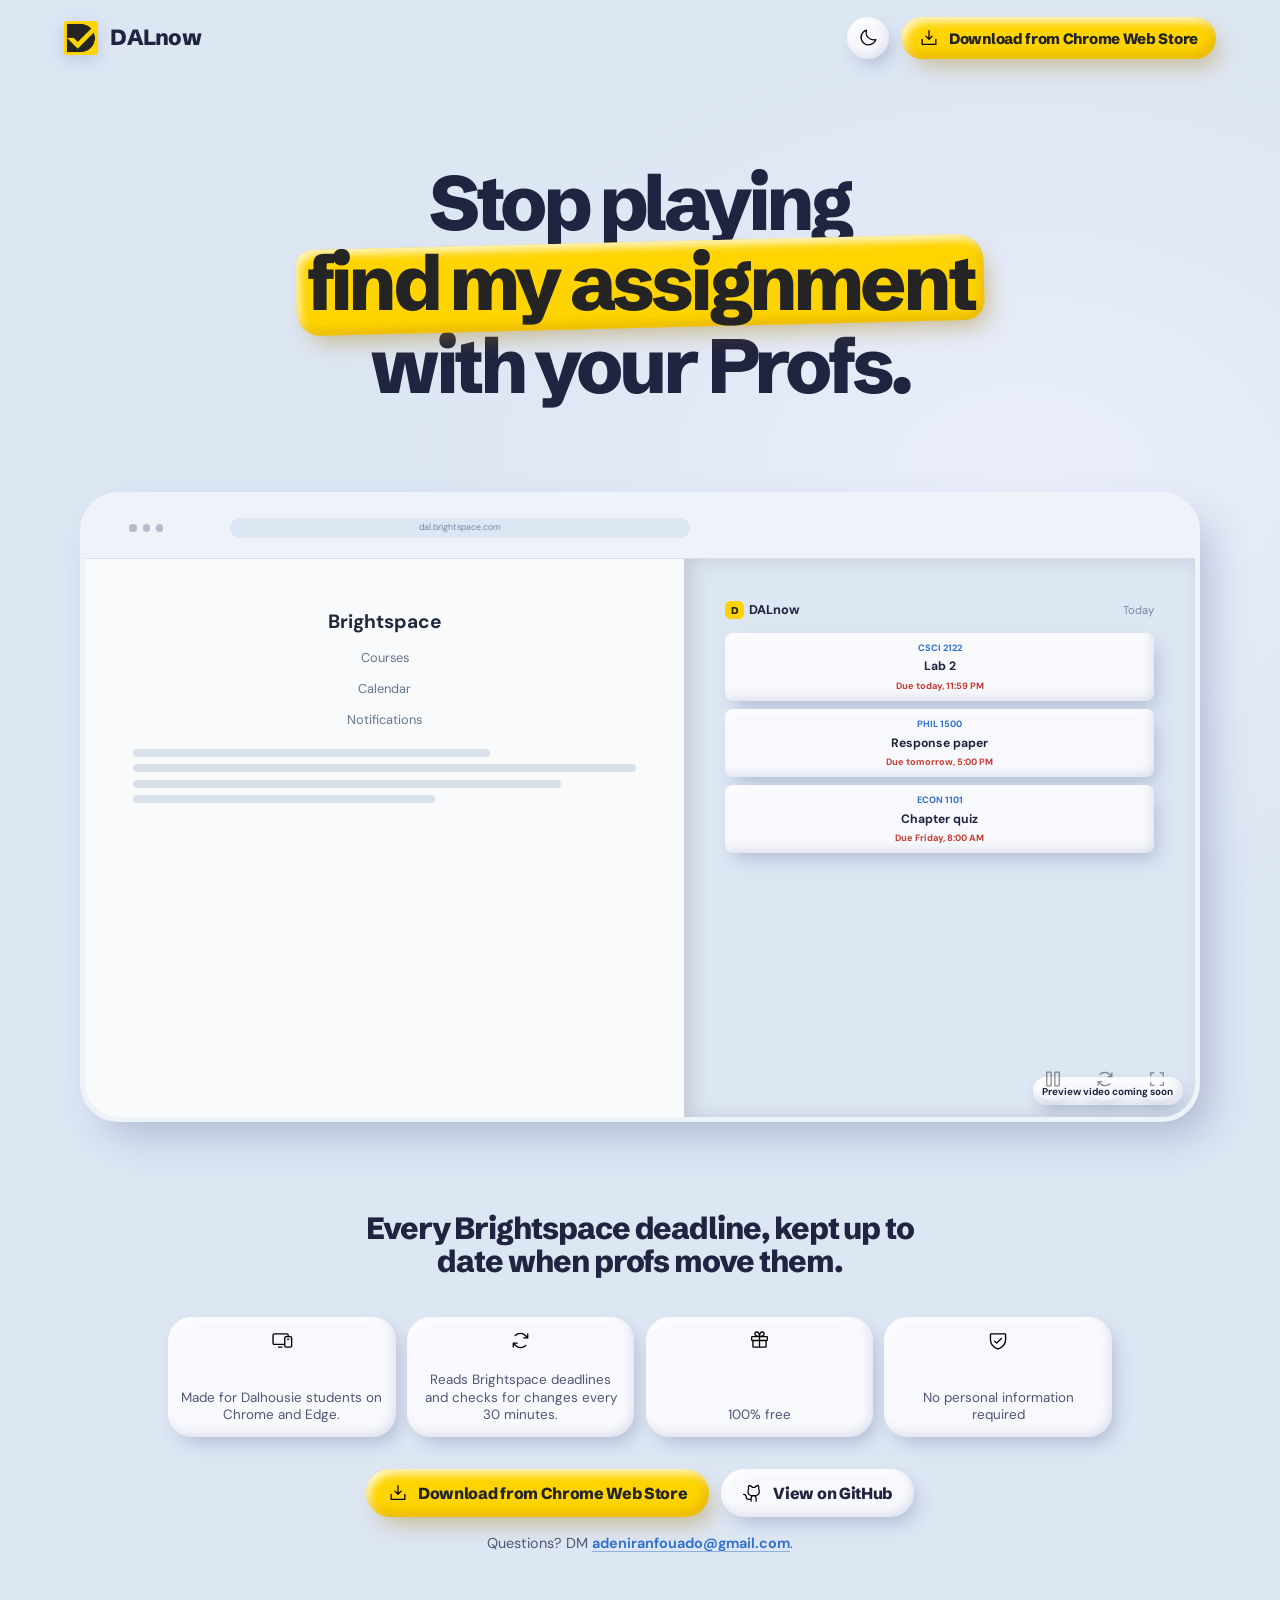
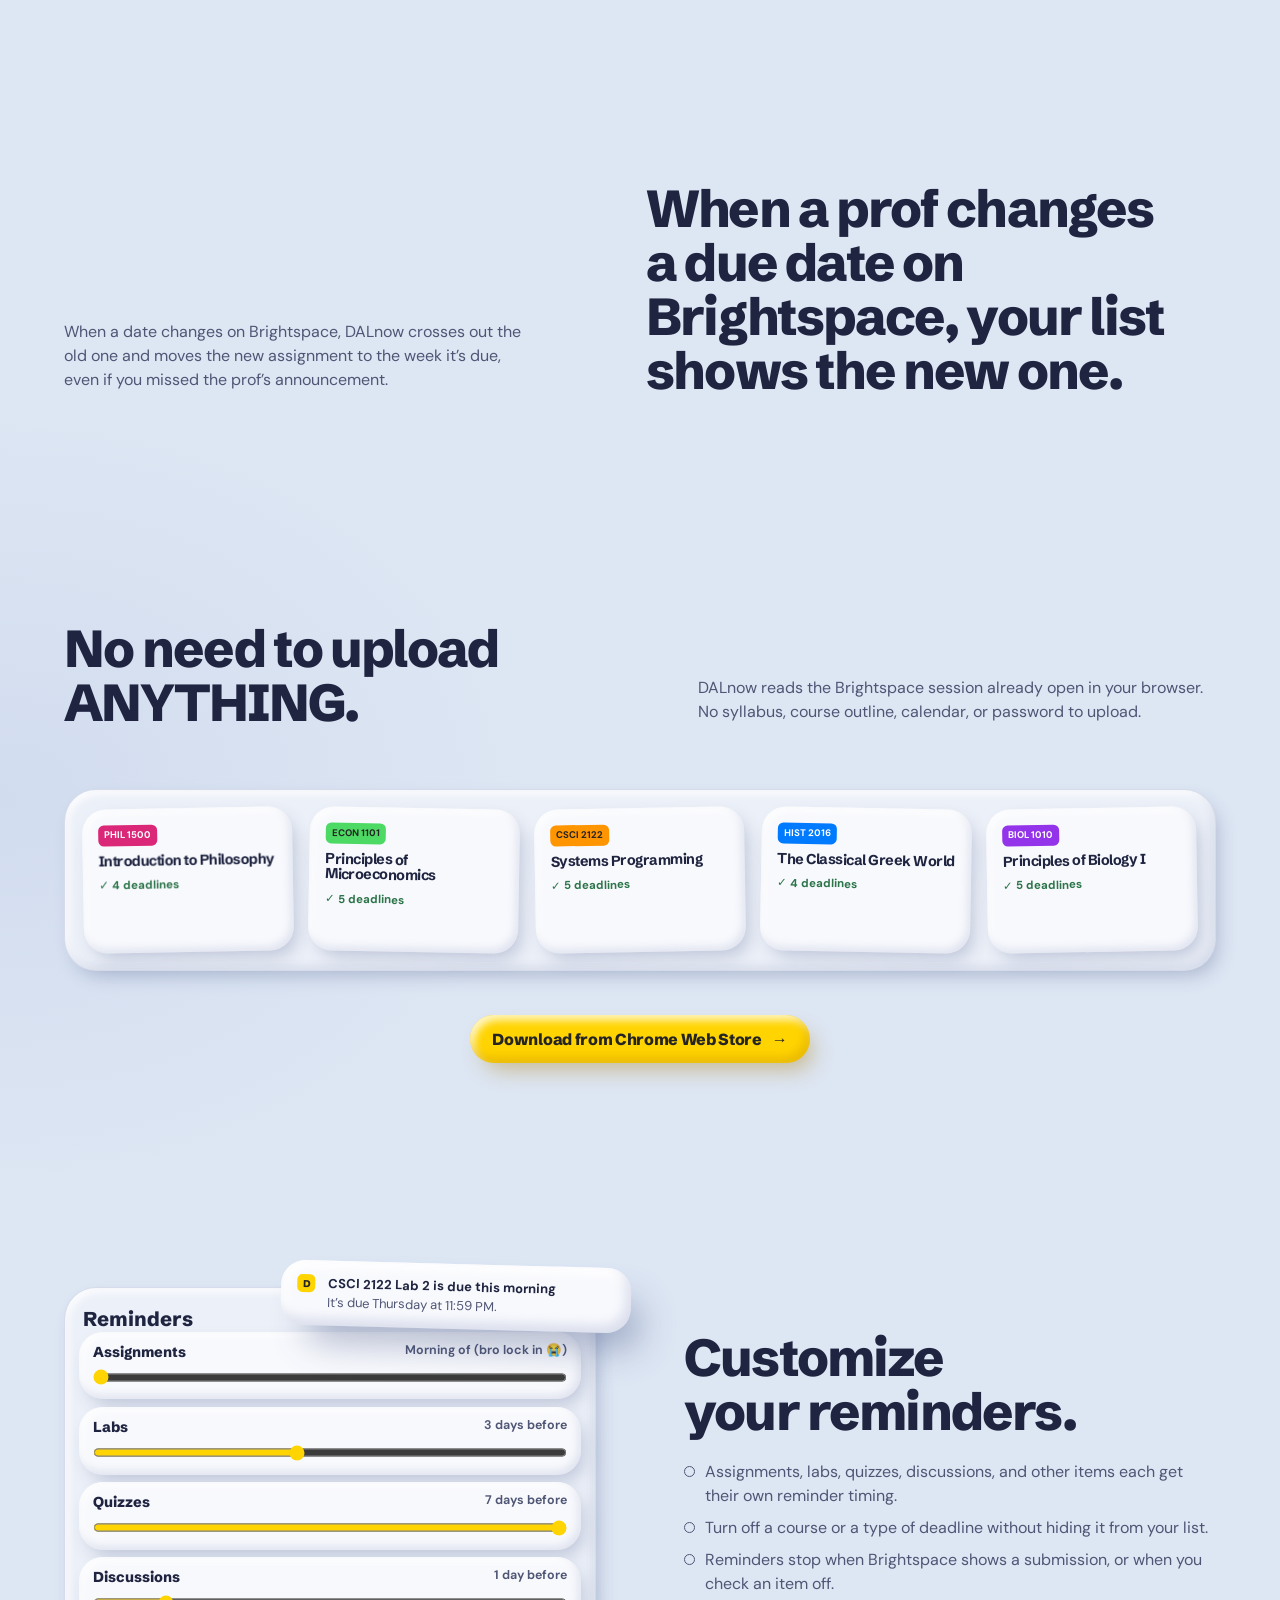
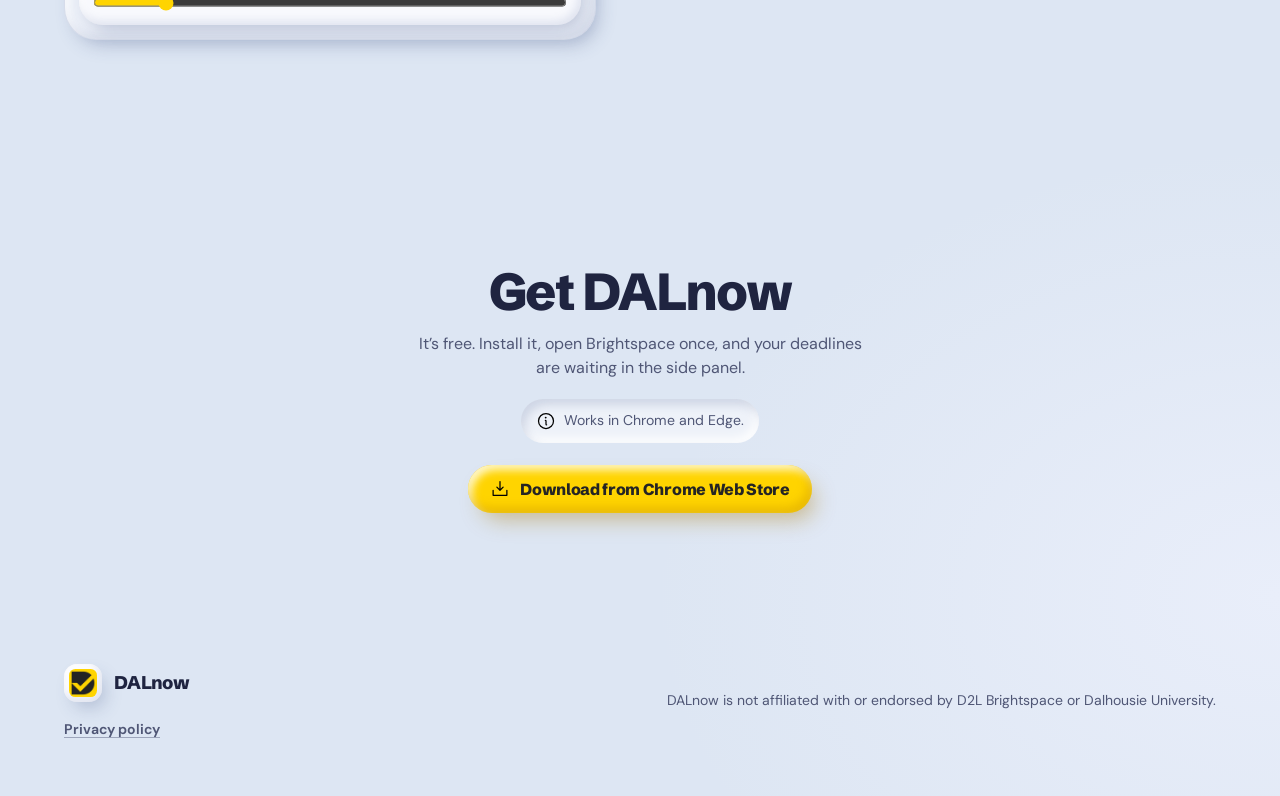
<file: site/index.html>
<!doctype html>
<html lang="en" data-theme="light">
  <head>
    <meta charset="UTF-8" />
    <meta name="viewport" content="width=device-width, initial-scale=1" />
    <meta
      name="description"
      content="DALnow keeps Dalhousie Brightspace deadlines together, even when professors move them."
    />
    <meta name="theme-color" content="#dde6f3" />
    <title>DALnow: Brightspace deadlines, kept up to date</title>
    <link rel="icon" type="image/png" sizes="128x128" href="assets/icon128.png" />
    <link rel="stylesheet" href="styles/tokens.css" />
    <link rel="stylesheet" href="styles/styles.css" />
    <link rel="stylesheet" href="styles/site.css" />
  </head>
  <body>
    <a class="skip-link" href="#main-content">Skip to content</a>
    <header class="site-header">
      <a class="site-brand" href="index.html" aria-label="DALnow home">
        <img
          class="site-brand-logo"
          src="assets/icon128.png"
          alt=""
          width="128"
          height="128"
        />
        <span>DALnow</span>
      </a>
      <div class="header-controls">
        <button
          class="theme-toggle"
          type="button"
          aria-pressed="false"
          aria-label="Switch to dark mode"
        >
          <img
            class="ph-icon moon-icon"
            src="assets/icons/moon.svg"
            alt=""
            width="24"
            height="24"
          />
          <img
            class="ph-icon sun-icon"
            src="assets/icons/sun.svg"
            alt=""
            width="24"
            height="24"
          />
        </button>
        <a
          class="button button-small store-link"
          href="https://chromewebstore.google.com/detail/onhhfdaikmocmpfmjlfdmimnblldbibm?utm_source=item-share-cb"
          target="_blank"
          rel="noreferrer"
          ><img
            class="button-icon"
            src="assets/icons/download-simple.svg"
            alt=""
            width="20"
            height="20"
          /><span class="label-long">Download from Chrome Web Store</span
          ><span class="label-short">Download</span></a
        >
      </div>
    </header>

    <main id="main-content">
      <section class="hero section-shell">
        <div class="hero-copy">
          <h1 class="hero-title hero-reveal">
            Stop playing <span>find my assignment</span> with your Profs.
          </h1>
          <h2 class="hero-subheading hero-reveal">
            Every Brightspace deadline, kept up to date when profs move them.
          </h2>
          <ul class="hero-points hero-reveal" aria-label="DALnow highlights">
            <li class="hero-point-card">
              <img
                class="ph-icon"
                src="assets/icons/devices.svg"
                alt=""
                width="28"
                height="28"
              />Made for Dalhousie students on Chrome and Edge.
            </li>
            <li class="hero-point-card">
              <img
                class="ph-icon"
                src="assets/icons/arrows-clockwise.svg"
                alt=""
                width="28"
                height="28"
              />Reads Brightspace deadlines and checks for changes every 30
              minutes.
            </li>
            <li class="hero-point-card">
              <img
                class="ph-icon"
                src="assets/icons/gift.svg"
                alt=""
                width="28"
                height="28"
              />100% free
            </li>
            <li class="hero-point-card">
              <img
                class="ph-icon"
                src="assets/icons/shield-check.svg"
                alt=""
                width="28"
                height="28"
              />No personal information required
            </li>
          </ul>
          <div class="hero-actions hero-reveal">
            <a
              class="button store-link"
              href="https://chromewebstore.google.com/detail/onhhfdaikmocmpfmjlfdmimnblldbibm?utm_source=item-share-cb"
              target="_blank"
              rel="noreferrer"
              ><img
                class="button-icon"
                src="assets/icons/download-simple.svg"
                alt=""
                width="20"
                height="20"
              />Download from Chrome Web Store</a
            >
            <a
              class="button button-secondary"
              href="https://github.com/fouadbuilds/dalnow"
              target="_blank"
              rel="noreferrer"
              ><img
                class="button-icon"
                src="assets/icons/github-logo.svg"
                alt=""
                width="20"
                height="20"
              />View on GitHub</a
            >
          </div>
          <p class="contact-copy hero-reveal">
            Questions? DM
            <a href="mailto:adeniranfouado@gmail.com">adeniranfouado@gmail.com</a>.
          </p>
        </div>

        <figure
          class="product-preview hero-video-frame hero-reveal"
          data-hero-video-stage
        >
          <!-- Add site/assets/dalnow-demo.mp4 to activate the autoplaying demo. -->
          <video
            class="hero-video"
            data-hero-video
            autoplay
            muted
            loop
            playsinline
            preload="metadata"
          >
            <source src="assets/dalnow-demo.mp4" type="video/mp4" />
          </video>
          <div class="hero-video-fallback" aria-hidden="true">
            <div class="preview-topbar">
              <span></span><span></span><span></span><i>dal.brightspace.com</i>
            </div>
            <div class="preview-body">
              <div class="preview-platform">
                <strong>Brightspace</strong>
                <span>Courses</span><span>Calendar</span
                ><span>Notifications</span>
                <div class="platform-lines"><i></i><i></i><i></i><i></i></div>
              </div>
              <div class="preview-panel">
                <div class="preview-panel-heading">
                  <span class="mini-mark">D</span><b>DALnow</b><em>Today</em>
                </div>
                <article>
                  <small>CSCI 2122</small><b>Lab 2</b
                  ><time>Due today, 11:59 PM</time>
                </article>
                <article>
                  <small>PHIL 1500</small><b>Response paper</b
                  ><time>Due tomorrow, 5:00 PM</time>
                </article>
                <article>
                  <small>ECON 1101</small><b>Chapter quiz</b
                  ><time>Due Friday, 8:00 AM</time>
                </article>
              </div>
            </div>
            <span class="preview-badge">Preview video coming soon</span>
          </div>
          <div
            class="video-controls"
            role="group"
            aria-label="Demo video controls"
          >
            <button
              type="button"
              class="video-control"
              data-video-toggle
              aria-label="Pause demo video"
              title="Pause demo video"
              disabled
            >
              <img
                class="video-pause-icon"
                src="assets/icons/pause.svg"
                alt=""
                width="20"
                height="20"
              />
              <img
                class="video-play-icon"
                src="assets/icons/play.svg"
                alt=""
                width="20"
                height="20"
              />
            </button>
            <button
              type="button"
              class="video-control"
              data-video-replay
              aria-label="Replay demo video"
              title="Replay demo video"
              disabled
            >
              <img
                src="assets/icons/arrows-clockwise.svg"
                alt=""
                width="20"
                height="20"
              />
            </button>
            <button
              type="button"
              class="video-control"
              data-video-fullscreen
              aria-label="View demo video fullscreen"
              title="View demo video fullscreen"
              disabled
            >
              <img
                src="assets/icons/corners-out.svg"
                alt=""
                width="20"
                height="20"
              />
            </button>
          </div>
          <figcaption>DalNow preview video</figcaption>
        </figure>
      </section>

      <section
        class="section-shell story-block changed-dates"
        aria-labelledby="changes-heading"
      >
        <div class="story-intro">
          <p>
            When a date changes on Brightspace, DALnow crosses out the old one
            and moves the new assignment to the week it’s due, even if you
            missed the prof’s announcement.
          </p>
        </div>
        <h2 id="changes-heading">
          When a prof changes a due date on Brightspace, your list shows the new
          one.
        </h2>
      </section>

      <section class="section-shell upload-block">
        <div class="upload-heading">
          <h2>No need to upload ANYTHING.</h2>
        </div>
        <div class="upload-copy">
          <p>
            DALnow reads the Brightspace session already open in your browser.
            No syllabus, course outline, calendar, or password to upload.
          </p>
        </div>
        <div class="course-showcase clay-panel">
          <article class="course-card course-a">
            <small>PHIL 1500</small><b>Introduction to Philosophy</b
            ><span>✓ 4 deadlines</span>
          </article>
          <article class="course-card course-b">
            <small>ECON 1101</small><b>Principles of Microeconomics</b
            ><span>✓ 5 deadlines</span>
          </article>
          <article class="course-card course-c">
            <small>CSCI 2122</small><b>Systems Programming</b
            ><span>✓ 5 deadlines</span>
          </article>
          <article class="course-card course-d">
            <small>HIST 2016</small><b>The Classical Greek World</b
            ><span>✓ 4 deadlines</span>
          </article>
          <article class="course-card course-e">
            <small>BIOL 1010</small><b>Principles of Biology I</b
            ><span>✓ 5 deadlines</span>
          </article>
        </div>
        <div class="section-cta">
          <a
            class="button store-link"
            href="https://chromewebstore.google.com/detail/onhhfdaikmocmpfmjlfdmimnblldbibm?utm_source=item-share-cb"
            target="_blank"
            rel="noreferrer"
            >Download from Chrome Web Store <span aria-hidden="true">→</span></a
          >
        </div>
      </section>

      <section class="section-shell reminders-block">
        <div
          class="reminder-demo clay-panel"
          aria-label="Interactive reminder timing example"
        >
          <div class="reminder-demo-title">
            <span>Reminders</span><small>Try the sliders</small>
          </div>
          <div class="notification-preview">
            <span class="mini-mark">D</span>
            <p>
              <b
                >CSCI 2122 Lab 2 is due 
                <output data-reminder-output>2 days</output></b
              ><span>It’s due Thursday at 11:59 PM.</span>
            </p>
          </div>
          <label class="reminder-control"
            >Assignments
            <span>Morning of (bro lock in 😭)</span
            ><input
              type="range"
              name="assignments-reminder"
              min="0"
              max="7"
              value="0"
              data-reminder-range
              aria-label="Assignments reminder timing"
          /></label>
          <label class="reminder-control"
            >Labs <span><output>3 days before</output></span
            ><input
              type="range"
              name="labs-reminder"
              min="0"
              max="7"
              value="3"
              data-reminder-range
              aria-label="Labs reminder timing"
          /></label>
          <label class="reminder-control"
            >Quizzes <span><output>7 days before</output></span
            ><input
              type="range"
              name="quizzes-reminder"
              min="0"
              max="7"
              value="7"
              data-reminder-range
              aria-label="Quizzes reminder timing"
          /></label>
          <label class="reminder-control"
            >Discussions <span><output>1 day before</output></span
            ><input
              type="range"
              name="discussions-reminder"
              min="0"
              max="7"
              value="1"
              data-reminder-range
              aria-label="Discussions reminder timing"
          /></label>
        </div>
        <div class="reminder-copy">
          <h2>Customize<br />your reminders.</h2>
          <ul class="feature-list">
            <li>
              Assignments, labs, quizzes, discussions, and other items each get
              their own reminder timing.
            </li>
            <li>
              Turn off a course or a type of deadline without hiding it from
              your list.
            </li>
            <li>
              Reminders stop when Brightspace shows a submission, or when you
              check an item off.
            </li>
          </ul>
        </div>
      </section>

      <section class="get-section section-shell">
        <h2>Get DALnow</h2>
        <p>
          It’s free. Install it, open Brightspace once, and your deadlines are
          waiting in the side panel.
        </p>
        <div class="compatibility-note">
          <img
            class="ph-icon"
            src="assets/icons/info.svg"
            alt=""
            width="24"
            height="24"
          />Works in Chrome and Edge.
        </div>
        <a
          class="button store-link"
          href="https://chromewebstore.google.com/detail/onhhfdaikmocmpfmjlfdmimnblldbibm?utm_source=item-share-cb"
          target="_blank"
          rel="noreferrer"
          ><img
            class="button-icon"
            src="assets/icons/download-simple.svg"
            alt=""
            width="20"
            height="20"
          />Download from Chrome Web Store</a
        >
      </section>
    </main>

    <footer class="site-footer">
      <div>
        <a class="site-brand" href="index.html"
          ><span class="site-brand-mark"
            ><img
              src="assets/icon128.png"
              alt=""
              width="128"
              height="128" /></span
          ><span>DALnow</span></a
        ><a class="footer-link" href="privacy.html">Privacy policy</a>
      </div>
      <p>
        DALnow is not affiliated with or endorsed by D2L Brightspace or Dalhousie
        University.
      </p>
    </footer>
    <script src="scripts/site.js"></script>
  </body>
</html>
</file>
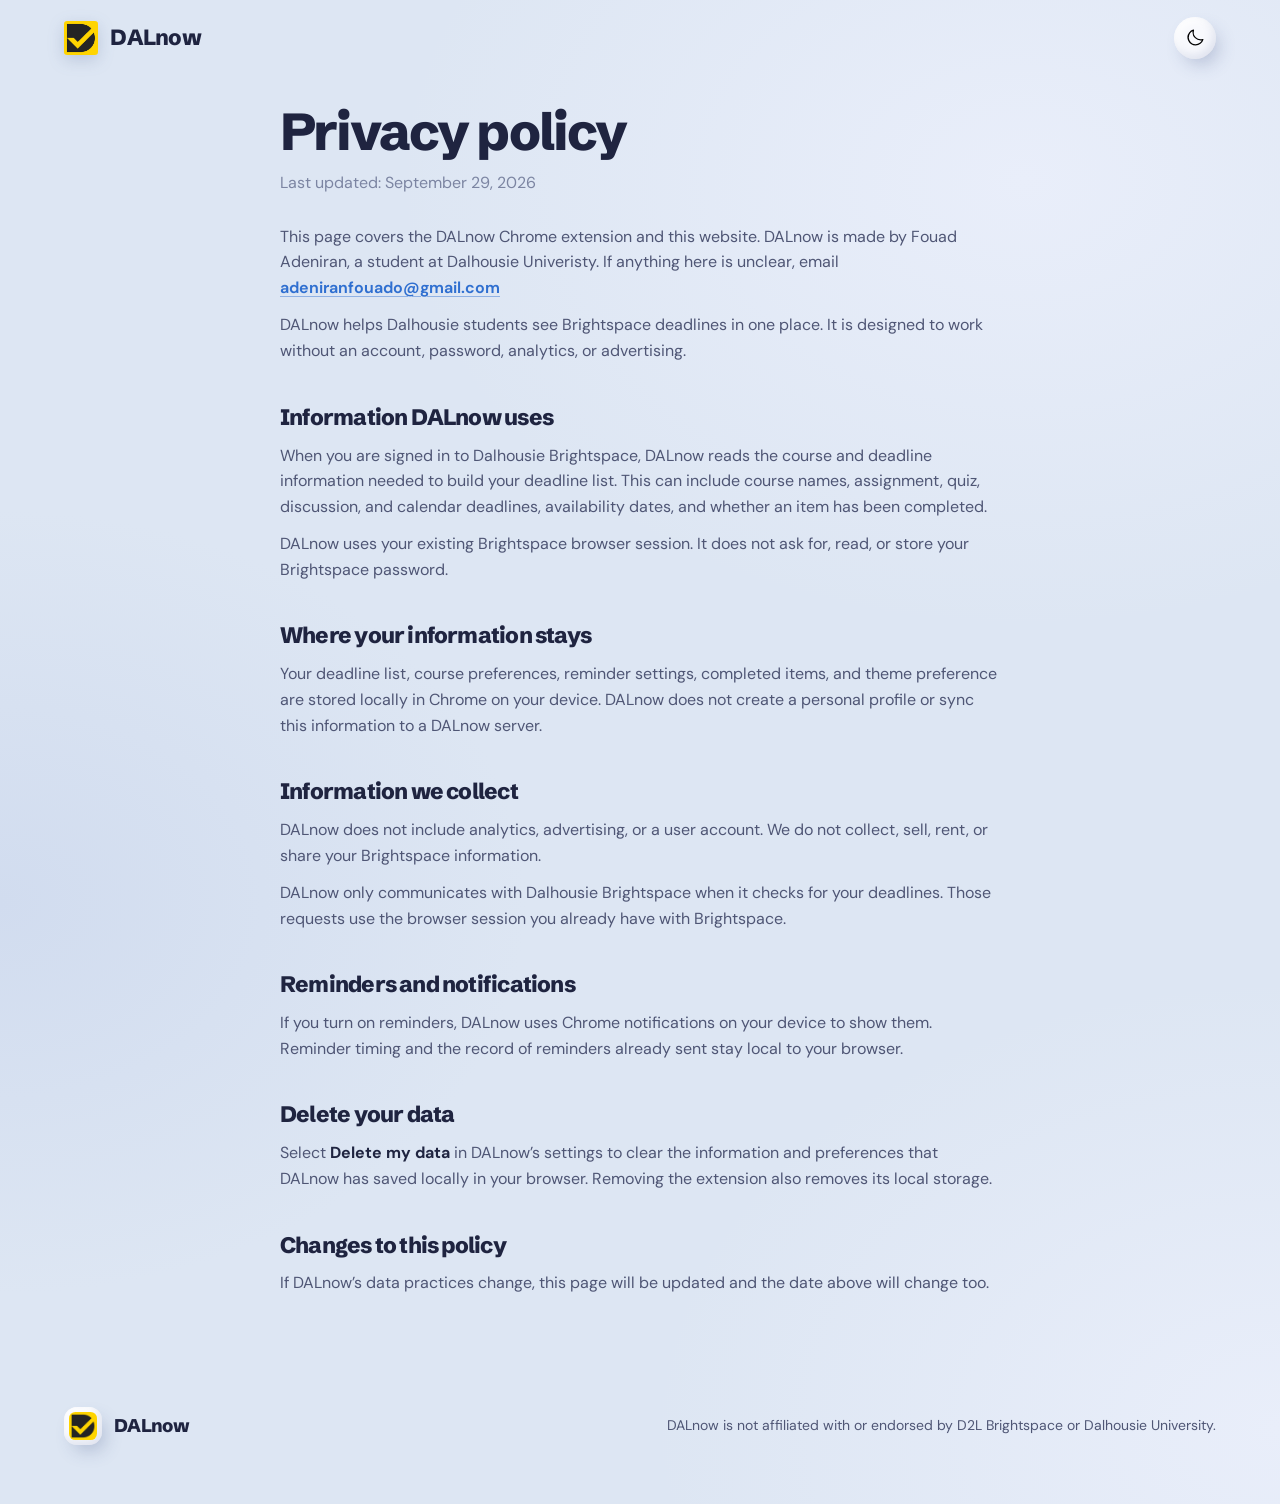
<file: site/privacy.html>
<!doctype html>
<html lang="en" data-theme="light">
  <head>
    <meta charset="UTF-8" />
    <meta name="viewport" content="width=device-width, initial-scale=1" />
    <meta name="description" content="DALnow privacy policy." />
    <meta name="theme-color" content="#dde6f3" />
    <title>Privacy policy — DALnow</title>
    <link rel="icon" type="image/png" sizes="128x128" href="assets/icon128.png" />
    <link rel="stylesheet" href="styles/tokens.css" />
    <link rel="stylesheet" href="styles/styles.css" />
    <link rel="stylesheet" href="styles/site.css" />
  </head>
  <body>
    <a class="skip-link" href="#main-content">Skip to content</a>
    <header class="site-header">
      <a class="site-brand" href="index.html" aria-label="DALnow home">
        <img
          class="site-brand-logo"
          src="assets/icon128.png"
          alt=""
          width="128"
          height="128"
        />
        <span>DALnow</span>
      </a>
      <div class="header-controls">
        <button
          class="theme-toggle"
          type="button"
          aria-pressed="false"
          aria-label="Switch to dark mode"
        >
          <img
            class="ph-icon moon-icon"
            src="assets/icons/moon.svg"
            alt=""
            width="24"
            height="24"
          />
          <img
            class="ph-icon sun-icon"
            src="assets/icons/sun.svg"
            alt=""
            width="24"
            height="24"
          />
        </button>
      </div>
    </header>

    <main id="main-content" class="legal section-shell">
      <h1>Privacy policy</h1>
      <p class="legal-date">Last updated: September 29, 2026</p>
      <p>
        This page covers the DALnow Chrome extension and this website. DALnow is
        made by Fouad Adeniran, a student at Dalhousie Univeristy. If anything
        here is unclear, email
        <a href="mailto:adeniranfouado@gmail.com">adeniranfouado@gmail.com</a>
      </p>
      <p>
        DALnow helps Dalhousie students see Brightspace deadlines in one place.
        It is designed to work without an account, password, analytics, or
        advertising.
      </p>

      <h2>Information DALnow uses</h2>
      <p>
        When you are signed in to Dalhousie Brightspace, DALnow reads the course
        and deadline information needed to build your deadline list. This can
        include course names, assignment, quiz, discussion, and calendar
        deadlines, availability dates, and whether an item has been completed.
      </p>
      <p>
        DALnow uses your existing Brightspace browser session. It does not ask
        for, read, or store your Brightspace password.
      </p>

      <h2>Where your information stays</h2>
      <p>
        Your deadline list, course preferences, reminder settings, completed
        items, and theme preference are stored locally in Chrome on your device.
        DALnow does not create a personal profile or sync this information to a
        DALnow server.
      </p>

      <h2>Information we collect</h2>
      <p>
        DALnow does not include analytics, advertising, or a user account. We do
        not collect, sell, rent, or share your Brightspace information.
      </p>
      <p>
        DALnow only communicates with Dalhousie Brightspace when it checks for
        your deadlines. Those requests use the browser session you already have
        with Brightspace.
      </p>

      <h2>Reminders and notifications</h2>
      <p>
        If you turn on reminders, DALnow uses Chrome notifications on your
        device to show them. Reminder timing and the record of reminders already
        sent stay local to your browser.
      </p>

      <h2>Delete your data</h2>
      <p>
        Select <strong>Delete my data</strong> in DALnow’s settings to clear the
        information and preferences that DALnow has saved locally in your
        browser. Removing the extension also removes its local storage.
      </p>

      <h2>Changes to this policy</h2>
      <p>
        If DALnow’s data practices change, this page will be updated and the
        date above will change too.
      </p>
    </main>

    <footer class="site-footer">
      <div>
        <a class="site-brand" href="index.html"
          ><span class="site-brand-mark"
            ><img
              src="assets/icon128.png"
              alt=""
              width="128"
              height="128" /></span
          ><span>DALnow</span></a
        >
      </div>
      <p>
        DALnow is not affiliated with or endorsed by D2L Brightspace or Dalhousie
        University.
      </p>
    </footer>
    <script src="scripts/site.js"></script>
  </body>
</html>
</file>
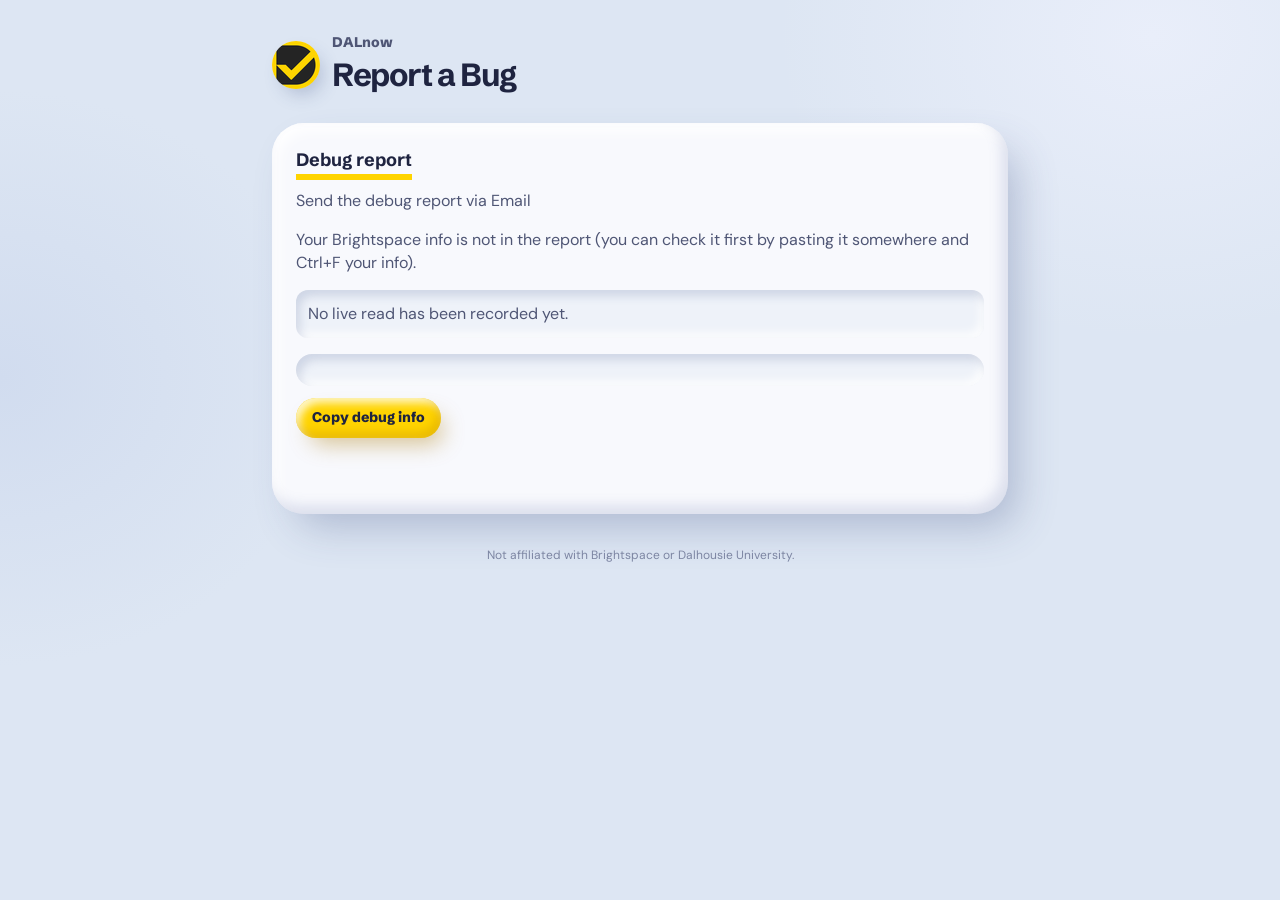
<file: extension/options/debug.html>
<!DOCTYPE html>
<html lang="en">
<head>
  <meta charset="UTF-8" />
  <meta name="viewport" content="width=device-width, initial-scale=1" />
  <title>Report a Bug · DALnow</title>
  <link rel="stylesheet" href="../styles/tokens.css" />
  <link rel="stylesheet" href="../styles/styles.css" />
  <link rel="stylesheet" href="../styles/debug.css" />
</head>
<body>
  <main class="debug-page">
    <header class="debug-header"><img src="../icons/icon48.png" alt="" /><div><p>DALnow</p><h1>Report a Bug</h1></div></header>
    <section class="debug-card">
      <h2>Debug report</h2>
      <p>Send the debug report via Email</p>
      <p>Your Brightspace info is not in the report (you can check it first by pasting it somewhere and Ctrl+F your info).</p>
      <p id="lastLiveRead" class="debug-summary" role="status">No live read has been recorded yet.</p>
      <pre id="debugOutput" aria-label="Debug report preview"></pre>
      <button id="copyDebugBtn" class="primary-action" type="button">Copy debug info</button>
      <p id="copyStatus" class="debug-status" role="status"></p>
    </section>
    <footer class="app-footer">Not affiliated with Brightspace or Dalhousie University.</footer>
  </main>
  <script src="debug.js"></script>
</body>
</html>
</file>
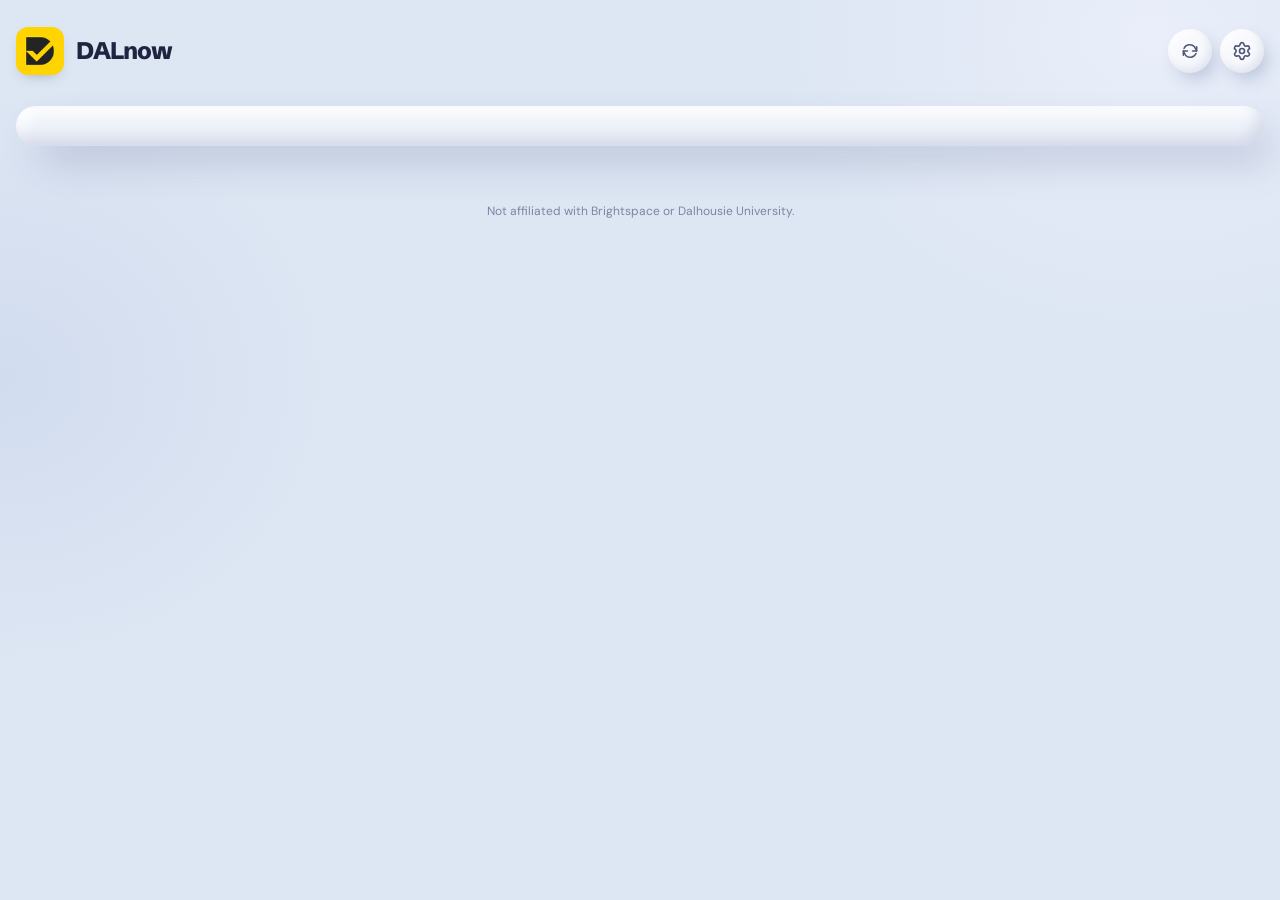
<file: extension/panel/sidepanel.html>
<!DOCTYPE html>
<html lang="en">
<head>
  <meta charset="UTF-8" />
  <meta name="viewport" content="width=device-width, initial-scale=1" />
  <title>DALnow</title>
  <link rel="stylesheet" href="../styles/tokens.css" />
  <link rel="stylesheet" href="../styles/styles.css" />
</head>
<body>
  <header class="app-header">
    <button id="backBtn" class="back-button" type="button" hidden aria-label="Back to Home">
      <svg viewBox="0 0 24 24" fill="none" stroke="currentColor" stroke-width="2" stroke-linecap="round" stroke-linejoin="round" aria-hidden="true"><path d="m15 18-6-6 6-6" /></svg>
    </button>
    <div id="brand" class="brand">
      <span class="brand-logo" aria-hidden="true">
        <img src="../icons/icon48.png" alt="" class="brand-icon" />
      </span>
      <h1 id="panelTitle">DALnow</h1>
    </div>
    <div id="headerSpacer" class="header-spacer" hidden></div>
    <div class="header-actions">
      <span id="refreshStatus" class="refresh-status" aria-live="polite"></span>
      <button id="refreshBtn" class="icon-button" type="button" title="Refresh now" aria-label="Refresh deadlines">
        <svg class="refresh-icon" viewBox="0 0 24 24" fill="none" stroke="currentColor" stroke-width="1.8" stroke-linecap="round" stroke-linejoin="round" aria-hidden="true"><path d="M20 7v5h-5"/><path d="M4.8 9a7.5 7.5 0 0 1 12.6-2L20 12M4 17v-5h5"/><path d="M19.2 15a7.5 7.5 0 0 1-12.6 2L4 12"/></svg>
      </button>
      <button id="settingsBtn" class="icon-button" type="button" title="Settings" aria-label="Open settings">
        <span class="settings-icon" aria-hidden="true"></span>
      </button>
    </div>
  </header>

  <main id="homeView" class="home-view">
    <p id="status" class="status-line" role="status"></p>
    <div id="summary" class="summary-box"></div>
    <nav id="filters" class="filters" aria-label="Filter deadlines by course"></nav>
    <div id="list"></div>
    <footer class="app-footer">Not affiliated with Brightspace or Dalhousie University.</footer>
  </main>

  <main id="settingsView" class="settings-view" hidden>
    <section class="settings-section" aria-labelledby="remindersHeading">
      <h2 id="remindersHeading" class="section-title">Reminders</h2>
      <div id="typeReminderSettings" class="reminders-list"></div>
    </section>

    <section class="settings-section" aria-labelledby="courseRemindersHeading">
      <h2 id="courseRemindersHeading" class="section-title">Courses</h2>
      <div id="courseReminderSettings"></div>
    </section>

    <section class="settings-section notification-section" aria-labelledby="notificationsHeading">
      <h2 id="notificationsHeading" class="section-title">Notifications</h2>
      <p>Notifications only show while Chrome is open. To keep getting them after you close every Chrome window, <button id="backgroundAppsGuideBtn" class="inline-link" type="button" aria-expanded="false">turn on Continue running background apps</button> in Chrome's system settings.</p>
      <div id="backgroundAppsGuide" class="support-tip" hidden>
        <h3>Keep reminders coming after you close Chrome</h3>
        <ol>
          <li>Open the three-dot menu at the top right of Chrome.</li>
          <li>Choose Settings, then System in the left sidebar.</li>
          <li>Turn on <strong>Continue running background apps when Google Chrome is closed.</strong></li>
        </ol>
      </div>
    </section>

    <section class="settings-section" aria-labelledby="appearanceHeading">
      <h2 id="appearanceHeading" class="section-title">Appearance</h2>
      <div class="appearance-control" role="group" aria-label="Appearance preference">
        <button class="appearance-option" type="button" data-theme-preference="light" aria-pressed="false">Light</button>
        <button class="appearance-option" type="button" data-theme-preference="dark" aria-pressed="false">Dark</button>
        <button class="appearance-option" type="button" data-theme-preference="system" aria-pressed="true">System</button>
      </div>
    </section>

    <section class="settings-section" aria-labelledby="searchHeading">
      <h2 id="searchHeading" class="section-title">Universal search</h2>
      <p class="data-copy">Press Alt+K (Mac: Option+K) on Brightspace to search content, assignments, quizzes, and discussions across every course.</p>
      <button id="rebuildSearchIndexBtn" class="report-bug-button" type="button">Rebuild search index</button>
      <p id="searchIndexStatus" class="data-status" role="status"></p>
    </section>

    <section class="data-section" aria-labelledby="dataHeading">
      <h2 id="dataHeading" class="section-title">My data</h2>
      <p class="data-copy">DALnow reads deadlines through the Brightspace session already open in this browser. It never asks for or stores your password.</p>
      <p class="data-copy">Your deadline list, settings, and checked or removed items stay only in this browser.</p>
      <button id="deleteDataBtn" class="delete-data-button" type="button">Delete my data</button>
      <p id="dataStatus" class="data-status" role="status"></p>
    </section>

    <section class="settings-section report-section" aria-labelledby="reportHeading">
      <h2 id="reportHeading" class="section-title">Report a bug</h2>
      <p class="data-copy">Send the debug report via Email</p>
      <p class="data-copy">Your Brightspace info is not in the report.</p>
      <div class="report-actions">
        <button id="reportBugBtn" class="report-bug-button" type="button">View debug report</button>
        <button id="commonIssuesHelpBtn" class="inline-link" type="button" aria-expanded="false">Help with common issues</button>
      </div>
      <div id="commonIssuesHelp" class="support-tip" hidden>
        <h3>Having trouble with DALnow?</h3>
        <ol>
          <li>Sign in directly at dal.brightspace.com in the same normal browser profile, refresh that page, then select DALnow’s Refresh button.</li>
          <li>Do not use Guest or Incognito mode. Ensure the extension has site access to dal.brightspace.com.</li>
          <li>In privacy-focused browsers, allow DALnow/Brightspace site access or the Brightspace session cookie if sign-in is repeatedly not detected.</li>
          <li>Some courses may disable individual Brightspace tools. DALnow will still load deadlines it can access from the rest of your courses.</li>
          <li>If it still does not work, select View debug report, copy the report, and send it to support.</li>
        </ol>
      </div>
    </section>

    <footer class="settings-footer">
      <p>Not affiliated with Brightspace or Dalhousie University.</p>
    </footer>
  </main>

  <script src="sidepanel.js"></script>
</body>
</html>
</file>
<file: site/styles/tokens.css>
/* Dalnow's Token Design System */
/* DALnow's local font assets and visual source of truth. */

@font-face {
  font-family: "DM Sans";
  font-style: normal;
  font-weight: 400 700;
  font-display: swap;
  src: url("../assets/DM-Sans-latin-ext.woff2") format("woff2");
  unicode-range:
    U+0100-02BA, U+02BD-02C5, U+02C7-02CC, U+02CE-02D7, U+02DD-02FF, U+0304,
    U+0308, U+0329, U+1E00-1E9F, U+1EF2-1EFF;
}
@font-face {
  font-family: "DM Sans";
  font-style: normal;
  font-weight: 400 700;
  font-display: swap;
  src: url("../assets/DM-Sans-latin.woff2") format("woff2");
  unicode-range:
    U+0000-00FF, U+0131, U+0152-0153, U+02BB-02BC, U+02C6, U+02DA, U+02DC,
    U+0304, U+0308, U+0329, U+2000-206F, U+20AC, U+2122, U+2191, U+2193, U+2212,
    U+2215, U+FEFF, U+FFFD;
}
@font-face {
  font-family: "Schibsted Grotesk";
  font-style: normal;
  font-weight: 400 800;
  font-display: swap;
  src: url("../assets/Schibsted-Grotesk-latin-ext.woff2") format("woff2");
  unicode-range:
    U+0100-02BA, U+02BD-02C5, U+02C7-02CC, U+02CE-02D7, U+02DD-02FF, U+0304,
    U+0308, U+0329, U+1E00-1E9F, U+1EF2-1EFF;
}
@font-face {
  font-family: "Schibsted Grotesk";
  font-style: normal;
  font-weight: 400 800;
  font-display: swap;
  src: url("../assets/Schibsted-Grotesk-latin.woff2") format("woff2");
  unicode-range:
    U+0000-00FF, U+0131, U+0152-0153, U+02BB-02BC, U+02C6, U+02DA, U+02DC,
    U+0304, U+0308, U+0329, U+2000-206F, U+20AC, U+2122, U+2191, U+2193, U+2212,
    U+2215, U+FEFF, U+FFFD;
}

:root {
  color-scheme: light;
  --brand-black: #242424;
  --brand-white: #ffffff;
  --brand-gold: #ffd400;
  --course-1: #007aff;
  --course-2: #4cd964;
  --course-3: #ff9500;
  --course-4: #5956d6;
  --course-5: #db2777;
  --course-6: #b45309;
  --course-7: #0f766e;
  --course-8: #dc2626;
  --course-9: #475569;
  --course-10: #9333ea;
  --course-foreground: #ffffff;
  --ground: #dde6f3;
  --glow-a: #e9eefa;
  --glow-b: #d1dcef;
  --slab: #eef2f9;
  --tile: #f8f9fd;
  --tile-hover: #ffffff;
  --ink: #1f2440;
  --ink-muted: #4f5675;
  --ink-faint: #7c85a2;
  --rule: rgb(80 98 150 / 14%);
  --rule-strong: rgb(80 98 150 / 26%);
  --danger: #ff3b30;
  --danger-wash: #fbe3e0;
  --success: #2c7449;
  --focus: #1f2440;
  --link: #2f6fd0;
  --link-hover: #1d55ae;
  --warning: #c93a31;
  --clay:
    16px 20px 40px -8px rgb(62 78 128 / 30%),
    inset -6px -8px 14px rgb(98 116 168 / 20%),
    inset 6px 8px 14px rgb(255 255 255 / 95%);
  --clay-sm:
    6px 9px 18px -4px rgb(62 78 128 / 28%),
    inset -3px -4px 8px rgb(98 116 168 / 16%),
    inset 3px 4px 8px rgb(255 255 255 / 95%);
  --shadow-logo: 0 6px 14px -8px rgb(62 78 128 / 52%);
  --clay-lift:
    18px 24px 36px -10px rgb(62 78 128 / 42%),
    inset -5px -7px 12px rgb(98 116 168 / 20%), inset 5px 7px 12px #ffffff;
  --clay-gold:
    8px 12px 22px -6px rgb(170 120 0 / 42%),
    inset -4px -6px 10px rgb(196 140 0 / 35%),
    inset 4px 5px 9px rgb(255 250 215 / 95%);
  --clay-gold-pressed:
    2px 3px 8px -4px rgb(170 120 0 / 40%),
    inset 5px 7px 12px rgb(196 140 0 / 35%),
    inset -3px -3px 8px rgb(255 250 215 / 80%);
  --groove:
    inset 4px 6px 10px rgb(80 98 150 / 20%),
    inset -4px -5px 10px rgb(255 255 255 / 85%);
  --font-body: "DM Sans", "Segoe UI", sans-serif;
  --font-display: "Schibsted Grotesk", "Segoe UI", sans-serif;
  --font-size-xs: 0.75rem;
  --font-size-sm: 0.875rem;
  --font-size-base: 1rem;
  --font-size-lg: 1.125rem;
  --font-size-xl: 1.5rem;
  --font-regular: 400;
  --font-medium: 500;
  --font-semibold: 650;
  --font-bold: 800;
  --space-1: 0.25rem;
  --space-2: 0.5rem;
  --space-3: 0.75rem;
  --space-4: 1rem;
  --space-5: 1.25rem;
  --space-6: 1.5rem;
  --space-8: 2rem;
  --radius-sm: 0.75rem;
  --radius-chip: 0.35rem;
  --radius-md: 1.5rem;
  --radius-lg: 2rem;
  --radius-pill: 999px;
  --duration-fast: 140ms;
  --duration-base: 220ms;
  --motion-lift: -0.125rem;
  --ease-out: cubic-bezier(0.16, 1, 0.3, 1);
  --ease-squish: cubic-bezier(0.3, 1.6, 0.5, 1);
}

:root[data-theme="dark"] {
  color-scheme: dark;
  --ground: #1a1e2c;
  --glow-a: #232a3e;
  --glow-b: #161a26;
  --slab: #232839;
  --tile: #2b3146;
  --tile-hover: #313851;
  --ink: #eef0f8;
  --ink-muted: #b3b9cf;
  --ink-faint: #858da7;
  --rule: rgb(255 255 255 / 8%);
  --rule-strong: rgb(255 255 255 / 16%);
  --danger: #ff8a7a;
  --danger-wash: #3a2624;
  --success: #7ed39b;
  --focus: #ffd400;
  --link: #8ab8ff;
  --link-hover: #b3d1ff;
  --warning: #ff8a7a;
  --clay:
    16px 20px 40px -8px rgb(0 0 0 / 55%), inset -6px -8px 14px rgb(0 0 0 / 30%),
    inset 6px 8px 14px rgb(255 255 255 / 6%);
  --clay-sm:
    6px 9px 18px -4px rgb(0 0 0 / 50%), inset -3px -4px 8px rgb(0 0 0 / 28%),
    inset 3px 4px 8px rgb(255 255 255 / 7%);
  --clay-lift:
    18px 24px 36px -10px rgb(0 0 0 / 70%),
    inset -5px -7px 12px rgb(0 0 0 / 30%),
    inset 5px 7px 12px rgb(255 255 255 / 9%);
  --clay-gold:
    8px 12px 22px -6px rgb(0 0 0 / 55%),
    inset -4px -6px 10px rgb(196 140 0 / 40%),
    inset 4px 5px 9px rgb(255 250 215 / 80%);
  --clay-gold-pressed:
    2px 3px 8px -4px rgb(0 0 0 / 50%), inset 5px 7px 12px rgb(196 140 0 / 40%),
    inset -3px -3px 8px rgb(255 250 215 / 60%);
  --groove:
    inset 4px 6px 10px rgb(0 0 0 / 35%),
    inset -3px -4px 8px rgb(255 255 255 / 5%);
}
@media (prefers-color-scheme: dark) {
  :root:not([data-theme="light"]) {
    color-scheme: dark;
    --ground: #1a1e2c;
    --glow-a: #232a3e;
    --glow-b: #161a26;
    --slab: #232839;
    --tile: #2b3146;
    --tile-hover: #313851;
    --ink: #eef0f8;
    --ink-muted: #b3b9cf;
    --ink-faint: #858da7;
    --rule: rgb(255 255 255 / 8%);
    --rule-strong: rgb(255 255 255 / 16%);
    --danger: #ff8a7a;
    --danger-wash: #3a2624;
    --success: #7ed39b;
    --focus: #ffd400;
    --link: #8ab8ff;
    --link-hover: #b3d1ff;
    --warning: #ff8a7a;
    --clay:
      16px 20px 40px -8px rgb(0 0 0 / 55%),
      inset -6px -8px 14px rgb(0 0 0 / 30%),
      inset 6px 8px 14px rgb(255 255 255 / 6%);
    --clay-sm:
      6px 9px 18px -4px rgb(0 0 0 / 50%), inset -3px -4px 8px rgb(0 0 0 / 28%),
      inset 3px 4px 8px rgb(255 255 255 / 7%);
    --clay-lift:
      18px 24px 36px -10px rgb(0 0 0 / 70%),
      inset -5px -7px 12px rgb(0 0 0 / 30%),
      inset 5px 7px 12px rgb(255 255 255 / 9%);
    --clay-gold:
      8px 12px 22px -6px rgb(0 0 0 / 55%),
      inset -4px -6px 10px rgb(196 140 0 / 40%),
      inset 4px 5px 9px rgb(255 250 215 / 80%);
    --clay-gold-pressed:
      2px 3px 8px -4px rgb(0 0 0 / 50%),
      inset 5px 7px 12px rgb(196 140 0 / 40%),
      inset -3px -3px 8px rgb(255 250 215 / 60%);
    --groove:
      inset 4px 6px 10px rgb(0 0 0 / 35%),
      inset -3px -4px 8px rgb(255 255 255 / 5%);
  }
}
</file>
<file: site/styles/styles.css>
/* Side-panel components. All visual values come from strictly tokens.css. */

* {
  box-sizing: border-box;
}
html {
  background: var(--ground);
  scrollbar-color: var(--rule-strong) transparent;
  scrollbar-width: thin;
}
body {
  min-height: 100vh;
  margin: 0;
  background-color: var(--ground);
  background-image:
    radial-gradient(520px 420px at 90% 4%, var(--glow-a) 0%, transparent 72%),
    radial-gradient(460px 400px at 0% 42%, var(--glow-b) 0%, transparent 72%);
  background-attachment: fixed;
  color: var(--ink);
  font-family: var(--font-body);
  font-size: var(--font-size-base);
  font-weight: var(--font-regular);
  line-height: 1.45;
}
button,
input {
  color: inherit;
  font: inherit;
}
button {
  -webkit-tap-highlight-color: transparent;
}
[hidden] {
  display: none !important;
}
button:focus-visible,
input:focus-visible,
a:focus-visible {
  outline: 3px solid var(--focus);
  outline-offset: 3px;
}

.app-header {
  display: flex;
  align-items: center;
  gap: var(--space-3);
  min-height: 5.875rem;
  padding: var(--space-5) var(--space-4) var(--space-3);
}
.brand {
  display: flex;
  align-items: center;
  gap: var(--space-3);
  min-width: 0;
}
.brand-logo {
  display: grid;
  place-items: center;
  flex: 0 0 auto;
  width: 3rem;
  height: 3rem;
  border-radius: var(--radius-sm);
  background: var(--brand-gold);
  box-shadow: var(--shadow-logo);
}
.brand-icon {
  display: block;
  width: 2.1rem;
  height: 2.3rem;
  border-radius: var(--radius-chip);
  object-fit: contain;
}
.app-header h1 {
  margin: 0;
  color: var(--ink);
  font-family: var(--font-display);
  font-size: var(--font-size-xl);
  font-weight: var(--font-bold);
  letter-spacing: -0.045em;
}
.header-spacer {
  flex: 1;
}
.header-actions {
  display: flex;
  align-items: center;
  gap: var(--space-2);
  margin-left: auto;
}
.refresh-status {
  color: var(--ink-muted);
  font-size: var(--font-size-xs);
  font-weight: var(--font-medium);
}
.icon-button,
.back-button {
  display: inline-grid;
  place-items: center;
  flex: 0 0 auto;
  width: 2.75rem;
  height: 2.75rem;
  padding: 0;
  border: 0;
  border-radius: 50%;
  background: var(--tile);
  box-shadow: var(--clay-sm);
  color: var(--ink-muted);
  cursor: pointer;
  transition:
    transform var(--duration-fast) var(--ease-squish),
    box-shadow var(--duration-fast) var(--ease-out),
    color var(--duration-fast) var(--ease-out);
}
.icon-button:hover,
.back-button:hover {
  color: var(--ink);
  transform: translateY(var(--motion-lift));
}
.icon-button:active,
.back-button:active {
  box-shadow: var(--groove);
  transform: translateY(var(--space-1)) scale(0.96);
}
.icon-button svg,
.back-button svg {
  width: 1.25rem;
  height: 1.25rem;
}
.settings-icon {
  width: 1.25rem;
  height: 1.25rem;
  background: currentColor;
  mask: url("../icons/lucide-cog.svg") center / contain no-repeat;
  -webkit-mask: url("../icons/lucide-cog.svg") center / contain no-repeat;
}
.is-refreshing .refresh-icon {
  animation: spin 900ms linear infinite;
  transform-origin: center;
}
@keyframes spin {
  to {
    transform: rotate(360deg);
  }
}

.home-view,
.settings-view {
  padding: var(--space-3) var(--space-4) var(--space-8);
}
.status-line {
  min-height: 1.1rem;
  margin: 0 0 var(--space-2);
  color: var(--ink-muted);
  font-size: var(--font-size-xs);
}
.status-line:empty {
  display: none;
}
.summary-box {
  margin: 0 0 var(--space-6);
  padding: var(--space-5);
  border-radius: var(--radius-lg);
  background: var(--slab);
  box-shadow: var(--clay);
  color: var(--ink);
  font-family: var(--font-display);
  font-size: clamp(var(--font-size-lg), 4vw, var(--font-size-xl));
  font-weight: var(--font-bold);
  letter-spacing: -0.04em;
  line-height: 1.14;
}
.summary-box[hidden] {
  display: none;
}

.filters {
  display: flex;
  flex-wrap: wrap;
  gap: var(--space-3);
  margin: 0 0 var(--space-8);
}
.course-chip {
  display: inline-flex;
  align-items: center;
  gap: var(--space-2);
  min-height: 2.5rem;
  padding: 0 var(--space-4);
  border: 0;
  border-radius: var(--radius-pill);
  background: var(--tile);
  box-shadow: var(--clay-sm);
  color: var(--ink);
  cursor: pointer;
  font-family: var(--font-display);
  font-size: var(--font-size-sm);
  font-weight: var(--font-bold);
  letter-spacing: -0.02em;
  transition:
    transform var(--duration-fast) var(--ease-squish),
    box-shadow var(--duration-fast) var(--ease-out);
}
.filters .course-chip:not(.all-chip)::before {
  width: 0.75rem;
  height: 0.75rem;
  border-radius: 50%;
  background: var(--course-color);
  outline: 1px solid
    color-mix(in srgb, var(--course-color) 72%, var(--ink-muted));
  content: "";
}
.filters .course-chip:hover {
  transform: translateY(var(--motion-lift));
}
.filters .course-chip:active {
  box-shadow: var(--groove);
  transform: translateY(var(--space-1)) scale(0.98);
}
.filters .course-chip[aria-pressed="true"] {
  background: var(--brand-gold);
  box-shadow: var(--clay-gold);
}
.course-chip.all-chip {
  background: var(--tile);
}
.course-count {
  color: var(--ink-muted);
  font-variant-numeric: tabular-nums;
}
.filters .course-chip[aria-pressed="true"] .course-count {
  color: var(--ink);
}

.deadline-group {
  margin-top: var(--space-8);
}
.group-title,
.section-title {
  margin: 0 0 var(--space-4);
  color: var(--ink);
  font-family: var(--font-display);
  font-size: var(--font-size-lg);
  font-weight: var(--font-bold);
  letter-spacing: -0.035em;
  line-height: 1.2;
  text-decoration: none;
}
.group-label,
.section-title {
  text-decoration: underline var(--brand-gold);
  text-decoration-thickness: 0.375rem;
  text-underline-offset: var(--space-2);
  text-decoration-skip-ink: none;
}
.group-range {
  margin-left: var(--space-2);
  color: var(--ink-muted);
  font-family: var(--font-body);
  font-size: var(--font-size-sm);
  font-weight: var(--font-medium);
  letter-spacing: 0;
  text-decoration: none;
  text-transform: none;
}
.item {
  display: grid;
  grid-template-columns: 1.75rem minmax(0, 1fr) auto 2rem;
  align-items: center;
  gap: var(--space-4);
  margin-bottom: var(--space-4);
  padding: var(--space-5);
  border-radius: var(--radius-md);
  background: var(--tile);
  box-shadow: var(--clay-sm);
}
.item .check {
  appearance: none;
  display: grid;
  place-items: center;
  width: 1.5rem;
  height: 1.5rem;
  margin: 0;
  border: 0;
  border-radius: var(--radius-sm);
  background: var(--tile);
  box-shadow: var(--groove);
  cursor: pointer;
  transition:
    background-color var(--duration-fast) var(--ease-out),
    box-shadow var(--duration-base) var(--ease-out),
    transform var(--duration-fast) var(--ease-squish);
}
.item .check::after {
  width: 0.875rem;
  height: 0.875rem;
  background: var(--brand-black);
  content: "";
  mask: url("data:image/svg+xml,%3Csvg xmlns='http://www.w3.org/2000/svg' viewBox='0 0 20 20' fill='none' stroke='black' stroke-width='2.6' stroke-linecap='round' stroke-linejoin='round'%3E%3Cpath d='M4.6 10.4l3.4 3.2 7.4-7.4'/%3E%3C/svg%3E")
    center / contain no-repeat;
  transform: scale(0);
  transition: transform var(--duration-base) var(--ease-squish);
}
.item .check:hover {
  box-shadow: var(--clay-sm);
}
.item .check:checked {
  background: var(--brand-gold);
  box-shadow: var(--clay-gold);
}
.item .check:checked::after {
  transform: scale(1);
}
.item .check:active {
  transform: translateY(var(--space-1)) scale(0.94);
}
.item-content {
  min-width: 0;
  container-type: inline-size;
}
.item-topline {
  display: flex;
  align-items: center;
  gap: var(--space-2);
  min-width: 0;
  margin-bottom: var(--space-2);
}
.item-course {
  flex: 1 1 auto;
  min-width: 0;
  max-width: 100%;
  overflow: hidden;
  padding: var(--space-1) var(--space-2);
  border-radius: 0.25rem;
  background: var(--course-color);
  color: var(--course-foreground);
  font-family: var(--font-display);
  font-size: var(--font-size-xs);
  font-weight: var(--font-bold);
  line-height: 1.2;
  text-overflow: ellipsis;
  white-space: nowrap;
}
.item-type {
  display: inline-flex;
  align-items: center;
  flex: 0 0 auto;
  gap: var(--space-1);
  color: var(--ink-muted);
}
.item-type svg {
  width: 1rem;
  height: 1rem;
}
.item-type-label {
  font-size: var(--font-size-sm);
}
@container (max-width: 9rem) {
  .item-type-label {
    display: none;
  }
}
.item-title {
  color: var(--ink);
  font-family: var(--font-display);
  font-size: var(--font-size-lg);
  font-weight: var(--font-bold);
  letter-spacing: -0.025em;
  line-height: 1.2;
  text-decoration: none;
  overflow-wrap: anywhere;
}
.item-title:hover {
  color: var(--link-hover);
  text-decoration: none;
}
.item.checked .item-title {
  color: var(--ink-muted);
  text-decoration: line-through;
}
.item-due {
  max-width: 6rem;
  color: var(--warning);
  font-family: var(--font-display);
  font-size: var(--font-size-sm);
  font-weight: var(--font-bold);
  line-height: 1.25;
  text-align: right;
}
.remove-button {
  display: inline-grid;
  place-items: center;
  width: 2rem;
  height: 2rem;
  padding: 0;
  border: 0;
  border-radius: 50%;
  background: transparent;
  color: var(--ink-faint);
  cursor: pointer;
  transition:
    background-color var(--duration-fast) var(--ease-out),
    color var(--duration-fast) var(--ease-out),
    transform var(--duration-fast) var(--ease-squish);
}
.remove-button svg {
  width: 1rem;
  height: 1rem;
}
.remove-button:hover {
  background: var(--danger-wash);
  color: var(--danger);
}
.remove-button:active {
  transform: scale(0.9);
}
.item.undo {
  grid-template-columns: minmax(0, 1fr) auto;
}
.undo-label {
  color: var(--ink-muted);
  font-size: var(--font-size-sm);
}
.undo-button {
  min-height: 2.5rem;
  padding: 0 var(--space-4);
  border: 0;
  border-radius: var(--radius-pill);
  background: var(--tile);
  box-shadow: var(--clay-sm);
  color: var(--ink);
  cursor: pointer;
  font-family: var(--font-display);
  font-size: var(--font-size-sm);
  font-weight: var(--font-bold);
}
.empty {
  padding: var(--space-8) var(--space-5);
  color: var(--ink-muted);
  text-align: center;
}
.app-footer,
.settings-footer {
  margin-top: var(--space-8);
  color: var(--ink-faint);
  font-size: var(--font-size-xs);
  line-height: 1.55;
  text-align: center;
}
.settings-footer {
  padding-top: var(--space-5);
  border-top: 1px solid var(--rule);
}
.settings-footer p {
  margin: 0 0 var(--space-3);
}

.settings-section {
  margin-bottom: var(--space-8);
}
.settings-section + .settings-section {
  margin-top: var(--space-8);
}
.setting-card {
  margin-bottom: var(--space-4);
  padding: var(--space-5);
  border-radius: var(--radius-md);
  background: var(--tile);
  box-shadow: var(--clay-sm);
}
.reminders-list {
  overflow: hidden;
  border-radius: var(--radius-md);
  background: var(--tile);
  box-shadow: var(--clay-sm);
}
.reminders-list .setting-card {
  margin: 0;
  border-radius: 0;
  background: transparent;
  box-shadow: none;
}
.reminders-list .setting-card + .setting-card {
  border-top: 1px solid var(--rule);
}
.type-setting {
  display: grid;
  grid-template-columns: minmax(0, 1fr) auto;
  gap: var(--space-3) var(--space-4);
}
.type-setting-head {
  display: flex;
  align-items: center;
  gap: var(--space-2);
  min-width: 0;
  font-family: var(--font-display);
}
.type-setting-head svg {
  width: 1.25rem;
  height: 1.25rem;
  color: var(--ink-muted);
}
.type-setting-name {
  font-weight: var(--font-bold);
}
.lead-label {
  grid-column: 1 / -1;
  color: var(--ink-muted);
  font-size: var(--font-size-sm);
  font-weight: var(--font-semibold);
}
.lead-range {
  grid-column: 1 / -1;
  width: 100%;
  height: 1.75rem;
  margin: 0;
  appearance: none;
  background: transparent;
  cursor: pointer;
}
.lead-range::-webkit-slider-runnable-track {
  height: 0.875rem;
  border-radius: var(--radius-pill);
  background: var(--slab);
  box-shadow: var(--groove);
}
.lead-range::-webkit-slider-thumb {
  width: 1.625rem;
  height: 1.625rem;
  margin-top: calc(var(--space-3) * -1);
  appearance: none;
  border: 0;
  border-radius: 50%;
  background: var(--brand-gold);
  box-shadow: var(--clay-gold);
}
.lead-range:disabled {
  cursor: not-allowed;
  opacity: 0.45;
}
.toggle {
  display: inline-flex;
  align-items: center;
  min-height: 2rem;
  cursor: pointer;
}
.toggle.is-disabled {
  cursor: not-allowed;
  opacity: 0.45;
}
.toggle input {
  position: absolute;
  width: 1px;
  height: 1px;
  margin: 0;
  opacity: 0;
}
.toggle-track {
  position: relative;
  display: block;
  width: 3.25rem;
  height: 1.875rem;
  border-radius: var(--radius-pill);
  background: var(--tile);
  box-shadow: var(--groove);
  transition:
    background-color var(--duration-base) var(--ease-out),
    box-shadow var(--duration-base) var(--ease-out);
}
.toggle-track::after {
  position: absolute;
  top: var(--space-1);
  left: var(--space-1);
  width: 1.375rem;
  height: 1.375rem;
  border-radius: 50%;
  background: var(--tile);
  box-shadow: var(--clay-sm);
  content: "";
  transition: transform var(--duration-base) var(--ease-squish);
}
.toggle input:checked + .toggle-track {
  background: var(--brand-gold);
  box-shadow: var(--clay-gold-pressed);
}
.toggle input:checked + .toggle-track::after {
  transform: translateX(1.375rem);
}
.toggle input:focus-visible + .toggle-track {
  outline: 3px solid var(--focus);
  outline-offset: var(--space-1);
}
.course-setting {
  display: grid;
  grid-template-columns: minmax(0, 1fr);
  gap: var(--space-3);
}
.course-setting .course-chip {
  justify-self: start;
  max-width: 100%;
  overflow: hidden;
  background: var(--course-color);
  color: var(--course-foreground);
  cursor: default;
  text-overflow: ellipsis;
  white-space: nowrap;
  border-radius: var(--radius-chip);
  box-shadow: none;
}
.course-setting .course-count {
  color: inherit;
}
.course-name-label,
.course-control > span {
  color: var(--ink-muted);
  font-size: var(--font-size-sm);
  font-weight: var(--font-semibold);
}
.course-name-input {
  width: 100%;
  min-height: 2.75rem;
  padding: 0 var(--space-3);
  border: 0;
  border-radius: var(--radius-sm);
  background: var(--slab);
  box-shadow: var(--groove);
  color: var(--ink);
}
.course-name-input::placeholder {
  color: var(--ink-faint);
}
.course-controls {
  display: grid;
  grid-template-columns: repeat(auto-fit, minmax(min(100%, 8rem), 1fr));
  gap: var(--space-3);
}
.course-control {
  display: flex;
  align-items: center;
  justify-content: space-between;
  gap: var(--space-2);
  min-width: 0;
}
.course-control > span {
  overflow: hidden;
  text-overflow: ellipsis;
  white-space: nowrap;
}

.lead-scale {
  display: flex;
  justify-content: space-between;
  gap: var(--space-1);
  margin-top: calc(var(--space-1) * -1);
  color: var(--ink-faint);
  font-size: var(--font-size-xs);
  font-weight: var(--font-semibold);
  direction: ltr;
}
.lead-scale span:last-child {
  max-width: 3.5rem;
  color: var(--ink-muted);
  text-align: right;
  line-height: 1.1;
}
.notification-section > p {
  color: var(--ink-muted);
  font-size: var(--font-size-sm);
  line-height: 1.5;
}
.inline-link {
  padding: 0;
  border: 0;
  background: transparent;
  color: var(--ink);
  cursor: pointer;
  font: inherit;
  font-weight: var(--font-semibold);
  text-decoration: underline;
  text-decoration-thickness: 0.1em;
  text-underline-offset: 0.15em;
}
.support-tip {
  margin-top: var(--space-4);
  padding: var(--space-4);
  border-radius: var(--radius-md);
  background: var(--tile);
  box-shadow: var(--clay-sm);
  color: var(--ink-muted);
  font-size: var(--font-size-sm);
}
.support-tip h3 {
  margin: 0 0 var(--space-2);
  color: var(--ink);
  font-family: var(--font-display);
  font-size: var(--font-size-base);
}
.support-tip ol {
  margin: 0;
  padding-left: var(--space-5);
}
.support-tip li + li {
  margin-top: var(--space-2);
}
.report-bug-button,
.primary-action,
.secondary-action {
  display: inline-flex;
  align-items: center;
  justify-content: center;
  min-height: 2.5rem;
  padding: 0 var(--space-4);
  border: 0;
  border-radius: var(--radius-pill);
  background: var(--tile);
  box-shadow: var(--clay-sm);
  color: var(--ink);
  cursor: pointer;
  font-family: var(--font-display);
  font-size: var(--font-size-sm);
  font-weight: var(--font-bold);
  text-decoration: none;
  transition:
    transform var(--duration-fast) var(--ease-out),
    box-shadow var(--duration-fast) var(--ease-out);
}
.report-bug-button:hover,
.primary-action:hover,
.secondary-action:hover,
.appearance-option:hover,
.undo-button:hover,
.delete-data-button:hover {
  transform: translateY(var(--motion-lift));
}
.primary-action {
  background: var(--brand-gold);
  box-shadow: var(--clay-gold);
}
.sign-in-card {
  padding: var(--space-6);
  border-radius: var(--radius-lg);
  background: var(--tile);
  box-shadow: var(--clay);
}
.sign-in-card h2 {
  margin: 0 0 var(--space-3);
  font-family: var(--font-display);
  font-size: var(--font-size-lg);
}
.sign-in-card p {
  margin: 0;
  color: var(--ink-muted);
  font-size: var(--font-size-sm);
  line-height: 1.55;
}
.sign-in-actions {
  display: flex;
  flex-wrap: wrap;
  gap: var(--space-3);
  margin-top: var(--space-5);
}
.appearance-control {
  display: flex;
  gap: var(--space-1);
  padding: var(--space-1);
  border-radius: var(--radius-pill);
  background: var(--slab);
  box-shadow: var(--groove);
}
.appearance-option {
  flex: 1;
  min-height: 2.5rem;
  padding: 0 var(--space-2);
  border: 0;
  border-radius: var(--radius-pill);
  background: transparent;
  color: var(--ink-muted);
  cursor: pointer;
  font-family: var(--font-display);
  font-size: var(--font-size-sm);
  font-weight: var(--font-bold);
  transition:
    background-color var(--duration-fast) var(--ease-out),
    box-shadow var(--duration-fast) var(--ease-out),
    color var(--duration-fast) var(--ease-out);
}
.appearance-option[aria-pressed="true"] {
  background: var(--tile);
  box-shadow: var(--clay-sm);
  color: var(--ink);
}
.data-section {
  padding-top: var(--space-6);
  border-top: 1px solid var(--rule);
}
.delete-data-button {
  width: 100%;
  min-height: 3rem;
  margin: var(--space-4) 0 var(--space-3);
  padding: 0 var(--space-5);
  border: 0;
  border-radius: var(--radius-pill);
  background: var(--danger);
  box-shadow: var(--clay-sm);
  color: var(--tile);
  cursor: pointer;
  font-family: var(--font-display);
  font-weight: var(--font-bold);
  transition:
    transform var(--duration-fast) var(--ease-squish),
    box-shadow var(--duration-fast) var(--ease-out);
}
.delete-data-button:active {
  box-shadow: var(--groove);
  transform: translateY(var(--space-1)) scale(0.98);
}
.delete-data-button:disabled {
  cursor: wait;
  opacity: 0.6;
}
.data-copy,
.data-status {
  color: var(--ink-muted);
  font-size: var(--font-size-sm);
  line-height: 1.5;
}
.data-copy {
  margin: 0 0 var(--space-3);
}
.data-status {
  min-height: 1.5rem;
}

@media (max-width: 21.25rem) {
  .app-header {
    padding-inline: var(--space-3);
  }
  .home-view,
  .settings-view {
    padding-inline: var(--space-3);
  }
  .item {
    grid-template-columns: 1.5rem minmax(0, 1fr) 1.75rem;
    gap: var(--space-3);
    padding: var(--space-4);
  }
  .item-due {
    grid-column: 2;
    max-width: none;
    text-align: left;
  }
  .remove-button {
    grid-column: 3;
    grid-row: 1;
  }
  .item-topline {
    flex-wrap: wrap;
  }
  .item-type-label {
    font-size: var(--font-size-xs);
  }
}
@media (prefers-reduced-motion: reduce) {
  *,
  *::before,
  *::after {
    animation-duration: 1ms !important;
    animation-iteration-count: 1 !important;
    scroll-behavior: auto !important;
    transition-duration: 1ms !important;
  }
}
</file>
<file: site/styles/site.css>
/* DalNow marketing pages, using the extension token system and site-inspo.css direction. */

:root {
  --site-soft: var(--ink-muted);
  --site-faint: var(--ink-faint);
  --site-panel: color-mix(in srgb, var(--slab) 86%, var(--ground));
  --site-line: var(--rule);
  --site-gutter: 1.5rem;
}

*,
*::before,
*::after {
  box-sizing: border-box;
}

html {
  -webkit-text-size-adjust: 100%;
  scroll-behavior: smooth;
}
body {
  min-width: 20rem;
  margin: 0;
  overflow-x: hidden;
  background:
    radial-gradient(56rem 40rem at 80% 12%, var(--glow-a) 0%, transparent 70%),
    radial-gradient(47rem 35rem at 0% 60%, var(--glow-b) 0%, transparent 70%),
    radial-gradient(56rem 40rem at 100% 95%, var(--glow-a) 0%, transparent 70%),
    var(--ground);
  color: var(--ink);
  font-family: var(--font-body);
  font-size: 1.0625rem;
  font-synthesis: none;
  font-weight: var(--font-regular);
  line-height: 1.55;
  -webkit-font-smoothing: antialiased;
  -moz-osx-font-smoothing: grayscale;
}

::selection {
  background: var(--brand-gold);
  color: var(--brand-black);
}
a {
  color: inherit;
  text-underline-offset: 0.18em;
}
button,
input {
  font: inherit;
}
p {
  margin: 0;
}
:focus {
  outline: none;
}
:focus-visible {
  outline: 3px solid var(--focus);
  outline-offset: 4px;
  border-radius: 0.625rem;
}
[hidden] {
  display: none !important;
}

.skip-link {
  position: fixed;
  z-index: 30;
  inset-block-start: 0.75rem;
  inset-inline-start: 0.75rem;
  transform: translateY(-180%);
  padding: 0.7rem 0.9rem;
  border-radius: var(--radius-sm);
  background: var(--brand-gold);
  color: var(--brand-black);
  font-weight: var(--font-bold);
  text-decoration: none;
  transition: transform var(--duration-fast) var(--ease-out);
}
.skip-link:focus {
  transform: translateY(0);
}

.site-header,
.section-shell,
.site-footer {
  width: min(100% - (var(--site-gutter) * 2), 75rem);
  margin-inline: auto;
}
.site-header {
  display: flex;
  align-items: center;
  justify-content: space-between;
  gap: 0.75rem;
  padding-block: 1.25rem 0.5rem;
}
.site-brand {
  display: inline-flex;
  min-height: 2.75rem;
  align-items: center;
  gap: 0.75rem;
  color: var(--ink);
  font-family: var(--font-display);
  font-size: 1.375rem;
  font-weight: var(--font-bold);
  letter-spacing: -0.035em;
  line-height: 1;
  text-decoration: none;
}
.site-brand-mark {
  display: grid;
  width: 2.5rem;
  height: 2.5rem;
  place-items: center;
  overflow: hidden;
  border-radius: 0.8125rem;
  background: var(--tile);
  box-shadow: var(--clay-sm);
}
.site-brand-mark img {
  display: block;
  width: 1.8rem;
  height: 1.8rem;
  border-radius: 0.4rem;
}
.header-controls {
  display: flex;
  align-items: center;
  gap: 0.75rem;
}
.header-link {
  display: inline-flex;
  min-height: 2.625rem;
  align-items: center;
  color: var(--site-soft);
  font-size: 0.9375rem;
  font-weight: var(--font-semibold);
  text-decoration: none;
}
.header-link:hover {
  color: var(--ink);
}
.theme-toggle {
  display: grid;
  width: 2.625rem;
  height: 2.625rem;
  place-items: center;
  padding: 0;
  border: 0;
  border-radius: 50%;
  background: var(--tile);
  box-shadow: var(--clay-sm);
  color: var(--ink);
  cursor: pointer;
  touch-action: manipulation;
  -webkit-tap-highlight-color: transparent;
  transition:
    transform 180ms var(--ease-squish),
    box-shadow 180ms ease;
}
.theme-toggle svg {
  width: 1rem;
  height: 1rem;
}
.theme-toggle .sun-icon {
  display: none;
}
:root[data-theme="dark"] .theme-toggle .moon-icon {
  display: none;
}
:root[data-theme="dark"] .theme-toggle .sun-icon {
  display: block;
}
.theme-toggle:active {
  transform: scale(0.94);
  box-shadow: var(--groove);
}

.button {
  display: inline-flex;
  min-height: 3rem;
  align-items: center;
  justify-content: center;
  gap: 0.625rem;
  padding-inline: 1.375rem;
  border: 0;
  border-radius: var(--radius-pill);
  background: var(--brand-gold);
  box-shadow: var(--clay-gold);
  color: var(--brand-black);
  font-family: var(--font-display);
  font-size: 1rem;
  font-weight: var(--font-bold);
  letter-spacing: -0.02em;
  line-height: 1;
  text-align: center;
  text-decoration: none;
  touch-action: manipulation;
  -webkit-tap-highlight-color: transparent;
  transition:
    transform 180ms var(--ease-out),
    box-shadow 180ms ease,
    background-color 180ms ease;
}
.button:hover {
  transform: translateY(-0.125rem);
}
.button:active {
  transform: translateY(0.06rem) scale(0.98);
  box-shadow: var(--clay-gold-pressed);
}
.button-small {
  min-height: 2.625rem;
  padding-inline: 1.125rem;
  font-size: 0.9375rem;
}
.button-secondary {
  background: var(--tile);
  box-shadow: var(--clay-sm);
  color: var(--ink);
}
.button-secondary:active {
  box-shadow: var(--groove);
}

.hero {
  display: grid;
  grid-template-columns: minmax(0, 1fr);
  gap: 2.5rem;
  padding-block: 1.5rem 4.5rem;
}
.eyebrow {
  margin-block-end: 0.75rem;
  color: var(--site-faint);
  font-size: 0.75rem;
  font-weight: var(--font-bold);
  letter-spacing: 0.055em;
  text-transform: uppercase;
}
h1,
h2 {
  margin: 0;
  color: var(--ink);
  font-family: var(--font-display);
  font-weight: var(--font-bold);
  letter-spacing: -0.035em;
  text-wrap: balance;
}
h1 {
  max-width: 15ch;
  font-size: clamp(2.125rem, 1.5rem + 2.6vw, 3.25rem);
  line-height: 1;
}
h1 span {
  position: relative;
  z-index: 0;
  display: inline-block;
  padding-inline: 0.02em;
  color: var(--brand-black);
  white-space: nowrap;
}
h1 span::before {
  position: absolute;
  z-index: -1;
  inset: 0.14em -0.1em 0;
  border-radius: 0.22em 0.34em 0.26em 0.3em;
  background: var(--brand-gold);
  box-shadow: var(--clay-gold);
  content: "";
  transform: rotate(-1.4deg);
}
.hero-subheading {
  max-width: 36ch;
  margin-block: 0.875rem 0;
  color: var(--site-soft);
  font-size: clamp(1.0625rem, 1rem + 0.25vw, 1.1875rem);
  font-weight: var(--font-semibold);
  line-height: 1.5;
  text-wrap: pretty;
}
.hero-points,
.feature-list {
  display: grid;
  gap: 0.5rem;
  padding: 0;
  color: var(--site-soft);
  list-style: none;
}
.hero-points {
  margin: 1rem 0 0;
  max-width: 49ch;
  font-size: 0.95rem;
  line-height: 1.45;
}
.hero-points li,
.feature-list li {
  display: flex;
  align-items: flex-start;
  gap: 0.625rem;
}
.hero-points svg {
  width: 1.15em;
  height: 1.15em;
  flex: none;
  margin-block-start: 0.16em;
  fill: none;
  stroke: currentColor;
  stroke-linecap: round;
  stroke-linejoin: round;
  stroke-width: 1.9;
}
.hero-actions {
  display: inline-grid;
  gap: 0.75rem;
  margin-block-start: 1.375rem;
}
.contact-copy {
  max-width: 48ch;
  margin-block-start: 1rem;
  color: var(--site-soft);
  font-size: 0.9rem;
  line-height: 1.45;
}
.contact-copy a,
.footer-link,
.legal a {
  color: var(--link);
  font-weight: var(--font-semibold);
  text-decoration-color: color-mix(in srgb, currentColor 45%, transparent);
  text-decoration-thickness: from-font;
  text-underline-offset: 0.18em;
}

.product-preview {
  position: relative;
  width: 100%;
  max-width: 30rem;
  justify-self: center;
  aspect-ratio: 1.32;
  overflow: hidden;
  border: 1px solid var(--site-line);
  border-radius: var(--radius-lg);
  background: var(--site-panel);
  box-shadow: var(--clay);
}
.preview-topbar {
  display: flex;
  align-items: center;
  gap: 0.34rem;
  height: 11%;
  padding-inline: 4%;
  border-bottom: 1px solid var(--site-line);
  background: var(--slab);
}
.preview-topbar span {
  width: 0.48rem;
  height: 0.48rem;
  border-radius: 50%;
  background: var(--site-faint);
  opacity: 0.5;
}
.preview-topbar i {
  display: block;
  width: 45%;
  margin-inline-start: 6%;
  padding: 0.2rem 0.5rem;
  border-radius: var(--radius-pill);
  background: var(--ground);
  color: var(--site-faint);
  font-size: 0.55rem;
  font-style: normal;
  text-align: center;
}
.preview-body {
  display: grid;
  grid-template-columns: 1.08fr 0.92fr;
  height: 89%;
}
.preview-platform {
  display: grid;
  align-content: start;
  gap: 0.7rem;
  padding: 8%;
  background: #f8fafc;
  color: #64748b;
  font-size: 0.64rem;
}
.preview-platform strong {
  color: #1e293b;
  font-size: 0.95rem;
}
.platform-lines {
  display: grid;
  gap: 0.45rem;
  margin-block-start: 0.45rem;
}
.platform-lines i {
  display: block;
  height: 0.52rem;
  border-radius: var(--radius-pill);
  background: #d8e0ea;
}
.platform-lines i:nth-child(1) {
  width: 71%;
}
.platform-lines i:nth-child(3) {
  width: 85%;
}
.platform-lines i:nth-child(4) {
  width: 60%;
}
.preview-panel {
  display: grid;
  align-content: start;
  gap: 0.48rem;
  padding: 8%;
  background: var(--ground);
  box-shadow: inset 0.45rem 0 1.2rem rgb(0 0 0 / 12%);
}
.preview-panel-heading {
  display: flex;
  align-items: center;
  gap: 0.32rem;
  margin-block-end: 0.3rem;
  color: var(--ink);
  font-size: 0.65rem;
}
.preview-panel-heading em {
  margin-inline-start: auto;
  color: var(--site-faint);
  font-size: 0.88em;
  font-style: normal;
}
.mini-mark {
  display: inline-grid;
  width: 1.15rem;
  height: 1.15rem;
  flex: none;
  place-items: center;
  border-radius: 0.33rem;
  background: var(--brand-gold);
  color: var(--brand-black);
  font-family: var(--font-display);
  font-size: 0.62rem;
  font-weight: var(--font-bold);
}
.preview-panel article {
  display: grid;
  gap: 0.16rem;
  padding: 0.5rem;
  border-radius: 0.5rem;
  background: var(--tile);
  box-shadow: var(--clay-sm);
  color: var(--ink);
}
.preview-panel article small {
  color: var(--link);
  font-size: 0.46rem;
  font-weight: var(--font-bold);
}
.preview-panel article b {
  font-size: 0.6rem;
}
.preview-panel article time {
  color: var(--warning);
  font-size: 0.46rem;
  font-weight: var(--font-bold);
}
.preview-badge {
  position: absolute;
  inset-inline-end: 0.75rem;
  inset-block-end: 0.75rem;
  display: inline-flex;
  align-items: center;
  gap: 0.3rem;
  padding: 0.4rem 0.6rem;
  border-radius: var(--radius-pill);
  background: var(--tile);
  box-shadow: var(--clay-sm);
  color: var(--ink);
  font-size: 0.62rem;
  font-weight: var(--font-bold);
}
.preview-badge svg {
  width: 0.7rem;
  height: 0.7rem;
  fill: none;
  stroke: currentColor;
  stroke-width: 2;
}

.story-block,
.upload-block,
.reminders-block {
  padding-block: 4rem;
}
.story-block {
  display: grid;
  gap: 2rem;
}
.story-intro {
  max-width: 42ch;
  color: var(--site-soft);
  font-size: 1rem;
  line-height: 1.5;
  text-wrap: pretty;
}
.story-block h2,
.upload-heading h2,
.reminder-copy h2,
.get-section h2 {
  font-size: clamp(2rem, 1.3rem + 2.6vw, 3.25rem);
  line-height: 1.04;
}
.story-block h2 {
  max-width: 19ch;
}
.upload-block {
  display: grid;
  gap: 1.25rem 3rem;
}
.upload-heading h2 {
  max-width: 14ch;
}
.upload-copy {
  max-width: 47ch;
  color: var(--site-soft);
  font-size: 1rem;
  line-height: 1.5;
  text-wrap: pretty;
}
.course-showcase {
  display: grid;
  grid-template-columns: repeat(2, minmax(0, 1fr));
  gap: 0.7rem;
  margin-block-start: 1.4rem;
  padding: 0.85rem;
  border: 1px solid var(--site-line);
  border-radius: var(--radius-lg);
  background: var(--site-panel);
  box-shadow: var(--clay-sm);
}
.course-card {
  display: grid;
  align-content: start;
  gap: 0.5rem;
  min-height: 7.6rem;
  padding: 0.85rem;
  border-radius: var(--radius-md);
  background: var(--tile);
  box-shadow: var(--clay-sm);
  color: var(--ink);
}
.course-card small {
  width: max-content;
  max-width: 100%;
  overflow: hidden;
  padding: 0.18rem 0.36rem;
  border-radius: var(--radius-chip);
  color: var(--course-foreground);
  font-size: 0.6rem;
  font-weight: var(--font-bold);
  text-overflow: ellipsis;
  white-space: nowrap;
}
.course-card b {
  font-family: var(--font-display);
  font-size: 0.9rem;
  letter-spacing: -0.035em;
  line-height: 1.1;
  text-wrap: balance;
}
.course-card span {
  align-self: end;
  color: var(--success);
  font-size: 0.72rem;
  font-weight: var(--font-bold);
}
.course-a small {
  background: var(--course-5);
}
.course-b small {
  background: var(--course-2);
  color: var(--brand-black);
}
.course-c small {
  background: var(--course-3);
  color: var(--brand-black);
}
.course-d small {
  background: var(--course-1);
}
.course-e small {
  background: var(--course-10);
}
.section-cta {
  grid-column: 1 / -1;
  justify-self: center;
  margin-block-start: 1.5rem;
}

.reminders-block {
  display: grid;
  gap: 3rem;
}
.reminder-demo {
  position: relative;
  max-width: 33.75rem;
  padding: 2.75rem 0.875rem 0.875rem;
  border: 1px solid var(--site-line);
  border-radius: var(--radius-lg);
  background: var(--site-panel);
  box-shadow: var(--clay-sm);
}
.reminder-demo-title {
  position: absolute;
  inset-block-start: 0.95rem;
  inset-inline-start: 1.15rem;
  color: var(--ink);
  font-family: var(--font-display);
  font-size: 1.25rem;
  font-weight: var(--font-bold);
}
.reminder-demo-title small {
  display: none;
}
.notification-preview {
  position: absolute;
  z-index: 1;
  inset-block-start: -1.5rem;
  inset-inline-start: 0.875rem;
  display: flex;
  width: min(21.875rem, 84%);
  gap: 0.75rem;
  padding: 0.875rem 1rem;
  border-radius: var(--radius-md);
  background: var(--tile);
  box-shadow: var(--clay-lift);
  color: var(--ink);
  rotate: 1.5deg;
}
.notification-preview p {
  display: grid;
  gap: 0.12rem;
  font-size: 0.8125rem;
  line-height: 1.35;
}
.notification-preview p span {
  color: var(--site-soft);
}
.reminder-control {
  display: grid;
  grid-template-columns: minmax(0, 1fr) auto;
  gap: 0.2rem 0.75rem;
  padding: 0.6rem 0.875rem 0.7rem;
  border-radius: var(--radius-md);
  background: var(--tile);
  box-shadow: var(--clay-sm);
  color: var(--ink);
  font-family: var(--font-display);
  font-size: 0.9rem;
  font-weight: var(--font-bold);
}
.reminder-control + .reminder-control {
  margin-block-start: 0.45rem;
}
.reminder-control span {
  color: var(--site-soft);
  font-family: var(--font-body);
  font-size: 0.78rem;
  font-weight: var(--font-semibold);
}
.reminder-control output,
[data-reminder-output] {
  font-variant-numeric: tabular-nums;
}
.reminder-control input {
  grid-column: 1 / -1;
  width: 100%;
  min-height: 1.35rem;
  margin: 0;
  accent-color: var(--brand-gold);
  cursor: pointer;
}
.reminder-copy h2 {
  max-width: 12ch;
}
.feature-list {
  max-width: 50ch;
  margin-block: 1.375rem 0;
  color: var(--site-soft);
  font-size: 1rem;
  line-height: 1.5;
  text-wrap: pretty;
}
.feature-list li::before {
  width: 0.68rem;
  height: 0.68rem;
  flex: none;
  margin-block-start: 0.35rem;
  border: 1.5px solid var(--site-soft);
  border-radius: 50%;
  content: "";
}

.get-section {
  display: grid;
  justify-items: center;
  max-width: 42rem;
  padding-block: 4rem 5rem;
  text-align: center;
}
.get-section h2 {
  margin-block-end: 0.9rem;
}
.get-section > p:not(.eyebrow) {
  max-width: 41ch;
  margin-block-end: 1.2rem;
  color: var(--site-soft);
  font-size: 1rem;
  line-height: 1.5;
  text-wrap: pretty;
}
.compatibility-note {
  display: inline-flex;
  align-items: flex-start;
  gap: 0.55rem;
  max-width: 31rem;
  margin-block-end: 1.35rem;
  padding: 0.75rem 0.9rem;
  border-radius: var(--radius-md);
  background: var(--slab);
  box-shadow: var(--groove);
  color: var(--site-soft);
  font-size: 0.88rem;
  line-height: 1.4;
  text-align: start;
}
.compatibility-note svg {
  width: 1rem;
  height: 1rem;
  flex: none;
  margin-block-start: 0.12rem;
  fill: none;
  stroke: currentColor;
  stroke-width: 1.8;
  stroke-linecap: round;
}

.site-footer {
  display: grid;
  gap: 0.9rem;
  padding-block: 2.25rem 3.5rem;
  color: var(--site-soft);
  font-size: 0.875rem;
  line-height: 1.5;
}
.site-footer > div {
  display: grid;
  gap: 0.875rem;
}
.site-footer .site-brand {
  font-size: 1.15rem;
}
.site-footer .site-brand-mark {
  width: 2.375rem;
  height: 2.375rem;
}
.site-footer .site-brand-mark img {
  width: 1.7rem;
  height: 1.7rem;
}
.site-footer p {
  max-width: 64ch;
}
.footer-link {
  justify-self: start;
  color: var(--site-soft);
}
.footer-link:hover {
  color: var(--ink);
}
.toast {
  position: fixed;
  z-index: 10;
  inset-inline-end: 1rem;
  inset-block-end: 1rem;
  max-width: 23rem;
  margin: 0;
  padding: 0.9rem 1rem;
  border-radius: var(--radius-md);
  background: var(--tile);
  box-shadow: var(--clay-lift);
  color: var(--ink);
  font-size: 0.9rem;
  font-weight: var(--font-bold);
}

.legal {
  max-width: 45rem;
  padding-block: 2.5rem 4.5rem;
}
.legal h1 {
  max-width: none;
  font-size: clamp(2.25rem, 1.6rem + 2.4vw, 3.25rem);
  line-height: 1.04;
}
.legal-date {
  margin-block-start: 0.6rem;
  color: var(--site-faint);
  font-size: 0.95rem;
}
.legal h2 {
  margin-block-start: 2.5rem;
  font-size: 1.4rem;
  line-height: 1.2;
}
.legal p {
  max-width: 68ch;
  margin-block-start: 0.75rem;
  color: var(--site-soft);
  font-size: 1rem;
  line-height: 1.6;
  overflow-wrap: break-word;
}
.legal .legal-date {
  color: var(--site-faint);
}
.legal .legal-date + p {
  margin-block-start: 1.75rem;
}
.legal strong {
  color: var(--ink);
  font-weight: var(--font-bold);
}
.legal-note {
  margin-block-start: 2.5rem !important;
  font-size: 0.9rem !important;
}

@media (hover: hover) {
  .theme-toggle:hover {
    transform: translateY(-0.125rem) rotate(-8deg);
  }
  .button-secondary:hover {
    background: var(--tile-hover);
  }
}
@media (min-width: 40rem) {
  :root {
    --site-gutter: 2rem;
  }
  .course-showcase {
    grid-template-columns: repeat(3, minmax(0, 1fr));
  }
}
@media (min-width: 60rem) {
  :root {
    --site-gutter: 3rem;
  }
  .site-header {
    padding-block: 1rem 0.25rem;
  }
  .hero {
    grid-template-columns: minmax(0, 1fr) minmax(0, 1.22fr);
    align-items: center;
    column-gap: 3.5rem;
    padding-block: 0.75rem 4rem;
  }
  .hero h1 {
    font-size: clamp(2.125rem, 1.25rem + 1.9vw, 2.75rem);
  }
  .hero-subheading {
    margin-block-start: 0.75rem;
  }
  .hero-points {
    margin-block-start: 0.75rem;
  }
  .hero-actions {
    gap: 0.625rem;
    margin-block-start: 1.125rem;
  }
  .contact-copy {
    margin-block-start: 0.75rem;
  }
  .product-preview {
    justify-self: end;
    rotate: 1.2deg;
  }
  .story-block {
    grid-template-columns: minmax(0, 1fr) minmax(0, 1.1fr);
    align-items: end;
    column-gap: 4rem;
    padding-block: 7rem;
  }
  .story-block h2 {
    grid-column: 2;
    grid-row: 1;
  }
  .story-intro {
    grid-column: 1;
    grid-row: 1;
    padding-block-end: 0.35rem;
  }
  .upload-block {
    grid-template-columns: minmax(0, 1.1fr) minmax(0, 1fr);
    align-items: end;
    column-gap: 4rem;
    padding-block: 7rem;
  }
  .upload-copy {
    padding-block-end: 0.35rem;
  }
  .course-showcase {
    grid-column: 1 / -1;
    grid-template-columns: repeat(5, minmax(0, 1fr));
    gap: 1rem;
    margin-block-start: 2.5rem;
    padding: 1.1rem;
  }
  .course-card {
    min-height: 9rem;
    padding: 1rem;
  }
  .course-card:nth-child(odd) {
    rotate: -1deg;
  }
  .course-card:nth-child(even) {
    rotate: 1deg;
  }
  .reminders-block {
    grid-template-columns: minmax(0, 1fr) minmax(0, 1fr);
    align-items: center;
    gap: 5.5rem;
    padding-block: 7rem;
  }
  .reminder-demo {
    order: -1;
  }
  .notification-preview {
    inset-inline-start: auto;
    inset-inline-end: -2.25rem;
    width: 21.875rem;
  }
  .get-section {
    padding-block: 7rem;
  }
  .site-footer {
    grid-template-columns: auto 1fr;
    align-items: center;
    column-gap: 2.5rem;
  }
  .site-footer p {
    justify-self: end;
    text-align: end;
  }
}
@media (max-width: 30rem) {
  :root {
    --site-gutter: 1.25rem;
  }
  .site-brand {
    gap: 0.6rem;
    font-size: 1.15rem;
  }
  .site-brand-mark {
    width: 2.25rem;
    height: 2.25rem;
  }
  .site-brand-mark img {
    width: 1.6rem;
    height: 1.6rem;
  }
  .header-controls {
    gap: 0.5rem;
  }
  .button-small {
    padding-inline: 0.8rem;
    font-size: 0.85rem;
  }
  h1 span {
    white-space: normal;
  }
  .hero-actions {
    display: grid;
  }
  .hero-actions .button {
    width: 100%;
  }
  .course-showcase {
    gap: 0.55rem;
    padding: 0.6rem;
  }
  .course-card {
    min-height: 7rem;
    padding: 0.7rem;
  }
  .notification-preview {
    inset-inline-end: 0.5rem;
    inset-inline-start: auto;
  }
  .site-footer p {
    text-align: start;
  }
}
@media (prefers-reduced-motion: reduce) {
  html {
    scroll-behavior: auto;
  }
  *,
  *::before,
  *::after {
    animation-duration: 1ms !important;
    animation-delay: 0ms !important;
    transition-duration: 1ms !important;
  }
}

/* Finishing pass: a centered, video-led hero with local Phosphor icon assets. */
:root {
  --site-gutter: 2rem;
}
.site-brand-logo {
  display: block;
  width: 2.15rem;
  height: 2.15rem;
  border-radius: 0.2rem;
  filter: drop-shadow(0 0.35rem 0.5rem rgb(62 78 128 / 20%));
}
.button-icon,
.ph-icon {
  display: block;
  flex: none;
  width: 1.25rem;
  height: 1.25rem;
}
.theme-toggle .ph-icon {
  width: 1.25rem;
  height: 1.25rem;
}
:root[data-theme="dark"] .theme-toggle .ph-icon,
:root[data-theme="dark"] .hero-point-card .ph-icon,
:root[data-theme="dark"] .video-control img {
  filter: invert(1);
}

.hero {
  display: grid;
  grid-template-columns: minmax(0, 1fr);
  justify-items: center;
  gap: 0;
  padding-block: clamp(3.5rem, 8vw, 6.5rem) clamp(4.5rem, 10vw, 8rem);
  text-align: center;
}
.hero-copy {
  display: contents;
}
.hero .hero-title {
  order: 1;
  max-width: 15.5ch;
  font-size: clamp(3.75rem, 6vw, 6.35rem);
  letter-spacing: -0.055em;
  line-height: 0.96;
  text-wrap: balance;
}
.hero-title span {
  padding: 0.06em 0.14em 0.1em;
  line-height: 1;
}
.hero-title span::before {
  inset: 0.025em 0 0.02em;
}
.hero-video-frame {
  order: 2;
  width: min(100%, 70rem);
  max-width: none;
  margin-block: clamp(3rem, 7vw, 5.75rem);
  margin-inline: 0;
  aspect-ratio: 16 / 9;
  border: 5px solid var(--slab);
  border-radius: clamp(1.4rem, 3vw, 2.75rem);
  rotate: none;
}
.hero-video {
  position: absolute;
  inset: 0;
  z-index: 2;
  display: none;
  width: 100%;
  height: 100%;
  background: var(--brand-black);
  object-fit: cover;
}
.hero-video-frame[data-video-ready="true"] .hero-video {
  display: block;
}
.hero-video-frame[data-video-ready="true"] .hero-video-fallback {
  display: none;
}
.hero-video-fallback {
  position: absolute;
  inset: 0;
}
.hero-video-fallback .preview-topbar {
  height: 10%;
}
.hero-video-fallback .preview-body {
  height: 90%;
}
.hero-video-fallback .preview-platform {
  font-size: clamp(0.55rem, 1vw, 0.9rem);
}
.hero-video-fallback .preview-platform strong {
  font-size: clamp(0.82rem, 1.5vw, 1.35rem);
}
.hero-video-fallback .preview-panel-heading {
  font-size: clamp(0.58rem, 1vw, 0.9rem);
}
.hero-video-fallback .preview-panel article small,
.hero-video-fallback .preview-panel article time {
  font-size: clamp(0.4rem, 0.72vw, 0.7rem);
}
.hero-video-fallback .preview-panel article b {
  font-size: clamp(0.52rem, 0.95vw, 0.88rem);
}
.hero-video-fallback .preview-badge {
  z-index: 1;
}
.video-controls {
  position: absolute;
  z-index: 4;
  inset-inline-end: 1rem;
  inset-block-end: 1rem;
  display: flex;
  gap: 0.5rem;
}
.video-control {
  display: grid;
  width: 2.75rem;
  height: 2.75rem;
  place-items: center;
  padding: 0;
  border: 0;
  border-radius: 50%;
  background: transparent;
  box-shadow: 0 0.65rem 1.25rem -0.8rem rgb(0 0 0 / 55%);
  color: var(--brand-black);
  cursor: pointer;
  opacity: 0.95;
  touch-action: manipulation;
  transition:
    transform var(--duration-fast) var(--ease-out),
    opacity var(--duration-fast) var(--ease-out);
}
.video-control:hover:not(:disabled) {
  transform: translateY(-0.12rem);
  opacity: 1;
}
.video-control:disabled {
  cursor: not-allowed;
  opacity: 0.45;
}
.video-play-icon {
  display: none;
}
.hero-video-frame[data-video-paused="true"] .video-pause-icon {
  display: none;
}
.hero-video-frame[data-video-paused="true"] .video-play-icon {
  display: block;
}
.hero-video-frame figcaption {
  position: absolute;
  width: 1px;
  height: 1px;
  overflow: hidden;
  clip: rect(0 0 0 0);
  clip-path: inset(50%);
  white-space: nowrap;
}
.hero-subheading {
  order: 3;
  max-width: 29ch;
  margin: 0;
  color: var(--ink);
  font-family: var(--font-display);
  font-size: clamp(1.5rem, 2.4vw, 2.45rem);
  font-weight: var(--font-bold);
  letter-spacing: -0.035em;
  line-height: 1.08;
}
.hero-points {
  order: 4;
  display: grid;
  width: min(100%, 59rem);
  max-width: none;
  grid-template-columns: repeat(2, minmax(0, 1fr));
  gap: 0.7rem;
  margin-block: clamp(1.6rem, 3vw, 2.4rem) 0;
}
.hero-points .hero-point-card {
  display: flex;
  min-height: 7.25rem;
  align-items: center;
  justify-content: space-between;
  gap: 0.5rem;
  padding: 0.8rem 0.7rem;
  border-radius: var(--radius-md);
  background: var(--tile);
  box-shadow: var(--clay-sm);
  color: var(--site-soft);
  font-size: 0.84rem;
  line-height: 1.32;
  text-align: center;
  flex-direction: column;
}
.hero-point-card .ph-icon {
  width: 1.35rem;
  height: 1.35rem;
  color: var(--ink);
}
.hero-actions {
  order: 5;
  display: flex;
  max-width: none;
  flex-wrap: wrap;
  justify-content: center;
  gap: 0.75rem;
  margin-block-start: 2rem;
}
.contact-copy {
  order: 6;
  max-width: none;
  margin-block-start: 1rem;
  text-align: center;
}
@media (min-width: 40rem) {
  :root {
    --site-gutter: 2.75rem;
  }
}
@media (min-width: 48rem) {
  .hero-points {
    grid-template-columns: repeat(4, minmax(0, 1fr));
  }
}
@media (min-width: 60rem) {
  :root {
    --site-gutter: 4rem;
  }
  .hero {
    grid-template-columns: minmax(0, 1fr);
    padding-block: clamp(4.5rem, 8vw, 7rem) clamp(5rem, 9vw, 8rem);
  }
  .hero-video-frame {
    justify-self: center;
  }
  .hero-points .hero-point-card {
    min-height: 7.5rem;
  }
}
@media (max-width: 30rem) {
  :root {
    --site-gutter: 1.5rem;
  }
  .hero .hero-title {
    font-size: clamp(2.15rem, 13.75vw, 4.25rem);
  }
  .hero-video-frame {
    margin-block: 2.5rem 3.25rem;
    border-radius: 1.2rem;
  }
  .hero-points .hero-point-card {
    min-height: 7rem;
    font-size: 0.8rem;
  }
  .video-controls {
    inset-inline-end: 0.75rem;
    inset-block-end: 0.75rem;
    gap: 0.35rem;
  }
  .video-control {
    width: 2.45rem;
    height: 2.45rem;
  }
}
.label-short {
  display: none;
}
@media (max-width: 40rem) {
  .site-header .button-small {
    min-height: 2.5rem;
    padding-inline: 0.8rem;
    font-size: 0.82rem;
  }
  .site-header .label-long {
    display: none;
  }
  .site-header .label-short {
    display: inline;
  }
}
@media (prefers-reduced-motion: no-preference) {
  .hero-reveal {
    animation: hero-rise 620ms cubic-bezier(0.22, 1, 0.36, 1) both;
  }
  .hero-title {
    animation-delay: 40ms;
  }
  .hero-video-frame {
    animation-delay: 130ms;
  }
  .hero-subheading {
    animation-delay: 210ms;
  }
  .hero-points {
    animation-delay: 290ms;
  }
  .hero-actions {
    animation-delay: 370ms;
  }
  .contact-copy {
    animation-delay: 450ms;
  }
  @keyframes hero-rise {
    from {
      opacity: 0;
      transform: translateY(0.8rem);
    }
    to {
      opacity: 1;
      transform: translateY(0);
    }
  }
}
</file>
<file: extension/styles/tokens.css>
/* Dalnow's Token Design System */
/* DALnow's local font assets and visual source of truth. */

@font-face {
  font-family: "DM Sans";
  font-style: normal;
  font-weight: 400 700;
  font-display: swap;
  src: url("../assets/DM-Sans-latin-ext.woff2") format("woff2");
  unicode-range:
    U+0100-02BA, U+02BD-02C5, U+02C7-02CC, U+02CE-02D7, U+02DD-02FF, U+0304,
    U+0308, U+0329, U+1E00-1E9F, U+1EF2-1EFF;
}
@font-face {
  font-family: "DM Sans";
  font-style: normal;
  font-weight: 400 700;
  font-display: swap;
  src: url("../assets/DM-Sans-latin.woff2") format("woff2");
  unicode-range:
    U+0000-00FF, U+0131, U+0152-0153, U+02BB-02BC, U+02C6, U+02DA, U+02DC,
    U+0304, U+0308, U+0329, U+2000-206F, U+20AC, U+2122, U+2191, U+2193, U+2212,
    U+2215, U+FEFF, U+FFFD;
}
@font-face {
  font-family: "Schibsted Grotesk";
  font-style: normal;
  font-weight: 400 800;
  font-display: swap;
  src: url("../assets/Schibsted-Grotesk-latin-ext.woff2") format("woff2");
  unicode-range:
    U+0100-02BA, U+02BD-02C5, U+02C7-02CC, U+02CE-02D7, U+02DD-02FF, U+0304,
    U+0308, U+0329, U+1E00-1E9F, U+1EF2-1EFF;
}
@font-face {
  font-family: "Schibsted Grotesk";
  font-style: normal;
  font-weight: 400 800;
  font-display: swap;
  src: url("../assets/Schibsted-Grotesk-latin.woff2") format("woff2");
  unicode-range:
    U+0000-00FF, U+0131, U+0152-0153, U+02BB-02BC, U+02C6, U+02DA, U+02DC,
    U+0304, U+0308, U+0329, U+2000-206F, U+20AC, U+2122, U+2191, U+2193, U+2212,
    U+2215, U+FEFF, U+FFFD;
}

:root {
  color-scheme: light;
  --brand-black: #242424;
  --brand-white: #ffffff;
  --brand-gold: #ffd400;
  --course-1: #007aff;
  --course-2: #4cd964;
  --course-3: #ff9500;
  --course-4: #5956d6;
  --course-5: #db2777;
  --course-6: #b45309;
  --course-7: #0f766e;
  --course-8: #dc2626;
  --course-9: #475569;
  --course-10: #9333ea;
  --course-foreground: #ffffff;
  --ground: #dde6f3;
  --glow-a: #e9eefa;
  --glow-b: #d1dcef;
  --slab: #eef2f9;
  --tile: #f8f9fd;
  --tile-hover: #ffffff;
  --ink: #1f2440;
  --ink-muted: #4f5675;
  --ink-faint: #7c85a2;
  --rule: rgb(80 98 150 / 14%);
  --rule-strong: rgb(80 98 150 / 26%);
  --danger: #ff3b30;
  --danger-wash: #fbe3e0;
  --success: #2c7449;
  --focus: #1f2440;
  --link: #2f6fd0;
  --link-hover: #1d55ae;
  --warning: #c93a31;
  --clay:
    16px 20px 40px -8px rgb(62 78 128 / 30%),
    inset -6px -8px 14px rgb(98 116 168 / 20%),
    inset 6px 8px 14px rgb(255 255 255 / 95%);
  --clay-sm:
    6px 9px 18px -4px rgb(62 78 128 / 28%),
    inset -3px -4px 8px rgb(98 116 168 / 16%),
    inset 3px 4px 8px rgb(255 255 255 / 95%);
  --shadow-logo: 0 6px 14px -8px rgb(62 78 128 / 52%);
  --clay-lift:
    18px 24px 36px -10px rgb(62 78 128 / 42%),
    inset -5px -7px 12px rgb(98 116 168 / 20%), inset 5px 7px 12px #ffffff;
  --clay-gold:
    8px 12px 22px -6px rgb(170 120 0 / 42%),
    inset -4px -6px 10px rgb(196 140 0 / 35%),
    inset 4px 5px 9px rgb(255 250 215 / 95%);
  --clay-gold-pressed:
    2px 3px 8px -4px rgb(170 120 0 / 40%),
    inset 5px 7px 12px rgb(196 140 0 / 35%),
    inset -3px -3px 8px rgb(255 250 215 / 80%);
  --groove:
    inset 4px 6px 10px rgb(80 98 150 / 20%),
    inset -4px -5px 10px rgb(255 255 255 / 85%);
  --font-body: "DM Sans", "Segoe UI", sans-serif;
  --font-display: "Schibsted Grotesk", "Segoe UI", sans-serif;
  --font-size-xs: 0.75rem;
  --font-size-sm: 0.875rem;
  --font-size-base: 1rem;
  --font-size-lg: 1.125rem;
  --font-size-xl: 1.5rem;
  --font-regular: 400;
  --font-medium: 500;
  --font-semibold: 650;
  --font-bold: 800;
  --space-1: 0.25rem;
  --space-2: 0.5rem;
  --space-3: 0.75rem;
  --space-4: 1rem;
  --space-5: 1.25rem;
  --space-6: 1.5rem;
  --space-8: 2rem;
  --radius-sm: 0.75rem;
  --radius-chip: 0.35rem;
  --radius-md: 1.5rem;
  --radius-lg: 2rem;
  --radius-pill: 999px;
  --duration-fast: 140ms;
  --duration-base: 220ms;
  --motion-lift: -0.125rem;
  --ease-out: cubic-bezier(0.16, 1, 0.3, 1);
  --ease-squish: cubic-bezier(0.3, 1.6, 0.5, 1);
}

:root[data-theme="dark"] {
  color-scheme: dark;
  --ground: #1a1e2c;
  --glow-a: #232a3e;
  --glow-b: #161a26;
  --slab: #232839;
  --tile: #2b3146;
  --tile-hover: #313851;
  --ink: #eef0f8;
  --ink-muted: #b3b9cf;
  --ink-faint: #858da7;
  --rule: rgb(255 255 255 / 8%);
  --rule-strong: rgb(255 255 255 / 16%);
  --danger: #ff8a7a;
  --danger-wash: #3a2624;
  --success: #7ed39b;
  --focus: #ffd400;
  --link: #8ab8ff;
  --link-hover: #b3d1ff;
  --warning: #ff8a7a;
  --clay:
    16px 20px 40px -8px rgb(0 0 0 / 55%), inset -6px -8px 14px rgb(0 0 0 / 30%),
    inset 6px 8px 14px rgb(255 255 255 / 6%);
  --clay-sm:
    6px 9px 18px -4px rgb(0 0 0 / 50%), inset -3px -4px 8px rgb(0 0 0 / 28%),
    inset 3px 4px 8px rgb(255 255 255 / 7%);
  --clay-lift:
    18px 24px 36px -10px rgb(0 0 0 / 70%),
    inset -5px -7px 12px rgb(0 0 0 / 30%),
    inset 5px 7px 12px rgb(255 255 255 / 9%);
  --clay-gold:
    8px 12px 22px -6px rgb(0 0 0 / 55%),
    inset -4px -6px 10px rgb(196 140 0 / 40%),
    inset 4px 5px 9px rgb(255 250 215 / 80%);
  --clay-gold-pressed:
    2px 3px 8px -4px rgb(0 0 0 / 50%), inset 5px 7px 12px rgb(196 140 0 / 40%),
    inset -3px -3px 8px rgb(255 250 215 / 60%);
  --groove:
    inset 4px 6px 10px rgb(0 0 0 / 35%),
    inset -3px -4px 8px rgb(255 255 255 / 5%);
}
@media (prefers-color-scheme: dark) {
  :root:not([data-theme="light"]) {
    color-scheme: dark;
    --ground: #1a1e2c;
    --glow-a: #232a3e;
    --glow-b: #161a26;
    --slab: #232839;
    --tile: #2b3146;
    --tile-hover: #313851;
    --ink: #eef0f8;
    --ink-muted: #b3b9cf;
    --ink-faint: #858da7;
    --rule: rgb(255 255 255 / 8%);
    --rule-strong: rgb(255 255 255 / 16%);
    --danger: #ff8a7a;
    --danger-wash: #3a2624;
    --success: #7ed39b;
    --focus: #ffd400;
    --link: #8ab8ff;
    --link-hover: #b3d1ff;
    --warning: #ff8a7a;
    --clay:
      16px 20px 40px -8px rgb(0 0 0 / 55%),
      inset -6px -8px 14px rgb(0 0 0 / 30%),
      inset 6px 8px 14px rgb(255 255 255 / 6%);
    --clay-sm:
      6px 9px 18px -4px rgb(0 0 0 / 50%), inset -3px -4px 8px rgb(0 0 0 / 28%),
      inset 3px 4px 8px rgb(255 255 255 / 7%);
    --clay-lift:
      18px 24px 36px -10px rgb(0 0 0 / 70%),
      inset -5px -7px 12px rgb(0 0 0 / 30%),
      inset 5px 7px 12px rgb(255 255 255 / 9%);
    --clay-gold:
      8px 12px 22px -6px rgb(0 0 0 / 55%),
      inset -4px -6px 10px rgb(196 140 0 / 40%),
      inset 4px 5px 9px rgb(255 250 215 / 80%);
    --clay-gold-pressed:
      2px 3px 8px -4px rgb(0 0 0 / 50%),
      inset 5px 7px 12px rgb(196 140 0 / 40%),
      inset -3px -3px 8px rgb(255 250 215 / 60%);
    --groove:
      inset 4px 6px 10px rgb(0 0 0 / 35%),
      inset -3px -4px 8px rgb(255 255 255 / 5%);
  }
}
</file>
<file: extension/styles/styles.css>
/* Side-panel components. All visual values come from strictly tokens.css. */

* {
  box-sizing: border-box;
}
html {
  background: var(--ground);
  scrollbar-color: var(--rule-strong) transparent;
  scrollbar-width: thin;
}
body {
  min-height: 100vh;
  margin: 0;
  background-color: var(--ground);
  background-image:
    radial-gradient(520px 420px at 90% 4%, var(--glow-a) 0%, transparent 72%),
    radial-gradient(460px 400px at 0% 42%, var(--glow-b) 0%, transparent 72%);
  background-attachment: fixed;
  color: var(--ink);
  font-family: var(--font-body);
  font-size: var(--font-size-base);
  font-weight: var(--font-regular);
  line-height: 1.45;
}
button,
input {
  color: inherit;
  font: inherit;
}
button {
  -webkit-tap-highlight-color: transparent;
}
[hidden] {
  display: none !important;
}
button:focus-visible,
input:focus-visible,
a:focus-visible {
  outline: 3px solid var(--focus);
  outline-offset: 3px;
}

.app-header {
  display: flex;
  align-items: center;
  gap: var(--space-3);
  min-height: 5.875rem;
  padding: var(--space-5) var(--space-4) var(--space-3);
}
.brand {
  display: flex;
  align-items: center;
  gap: var(--space-3);
  min-width: 0;
}
.brand-logo {
  display: grid;
  place-items: center;
  flex: 0 0 auto;
  width: 3rem;
  height: 3rem;
  border-radius: var(--radius-sm);
  background: var(--brand-gold);
  box-shadow: var(--shadow-logo);
}
.brand-icon {
  display: block;
  width: 2.1rem;
  height: 2.3rem;
  border-radius: var(--radius-chip);
  object-fit: contain;
}
.app-header h1 {
  margin: 0;
  color: var(--ink);
  font-family: var(--font-display);
  font-size: var(--font-size-xl);
  font-weight: var(--font-bold);
  letter-spacing: -0.045em;
}
.header-spacer {
  flex: 1;
}
.header-actions {
  display: flex;
  align-items: center;
  gap: var(--space-2);
  margin-left: auto;
}
.refresh-status {
  color: var(--ink-muted);
  font-size: var(--font-size-xs);
  font-weight: var(--font-medium);
}
.icon-button,
.back-button {
  display: inline-grid;
  place-items: center;
  flex: 0 0 auto;
  width: 2.75rem;
  height: 2.75rem;
  padding: 0;
  border: 0;
  border-radius: 50%;
  background: var(--tile);
  box-shadow: var(--clay-sm);
  color: var(--ink-muted);
  cursor: pointer;
  transition:
    transform var(--duration-fast) var(--ease-squish),
    box-shadow var(--duration-fast) var(--ease-out),
    color var(--duration-fast) var(--ease-out);
}
.icon-button:hover,
.back-button:hover {
  color: var(--ink);
  transform: translateY(var(--motion-lift));
}
.icon-button:active,
.back-button:active {
  box-shadow: var(--groove);
  transform: translateY(var(--space-1)) scale(0.96);
}
.icon-button svg,
.back-button svg {
  width: 1.25rem;
  height: 1.25rem;
}
.settings-icon {
  width: 1.25rem;
  height: 1.25rem;
  background: currentColor;
  mask: url("../icons/lucide-cog.svg") center / contain no-repeat;
  -webkit-mask: url("../icons/lucide-cog.svg") center / contain no-repeat;
}
.is-refreshing .refresh-icon {
  animation: spin 900ms linear infinite;
  transform-origin: center;
}
@keyframes spin {
  to {
    transform: rotate(360deg);
  }
}

.home-view,
.settings-view {
  padding: var(--space-3) var(--space-4) var(--space-8);
}
.status-line {
  min-height: 1.1rem;
  margin: 0 0 var(--space-2);
  color: var(--ink-muted);
  font-size: var(--font-size-xs);
}
.status-line:empty {
  display: none;
}
.summary-box {
  margin: 0 0 var(--space-6);
  padding: var(--space-5);
  border-radius: var(--radius-lg);
  background: var(--slab);
  box-shadow: var(--clay);
  color: var(--ink);
  font-family: var(--font-display);
  font-size: clamp(var(--font-size-lg), 4vw, var(--font-size-xl));
  font-weight: var(--font-bold);
  letter-spacing: -0.04em;
  line-height: 1.14;
}
.summary-box[hidden] {
  display: none;
}

.filters {
  display: flex;
  flex-wrap: wrap;
  gap: var(--space-3);
  margin: 0 0 var(--space-8);
}
.course-chip {
  display: inline-flex;
  align-items: center;
  gap: var(--space-2);
  min-height: 2.5rem;
  padding: 0 var(--space-4);
  border: 0;
  border-radius: var(--radius-pill);
  background: var(--tile);
  box-shadow: var(--clay-sm);
  color: var(--ink);
  cursor: pointer;
  font-family: var(--font-display);
  font-size: var(--font-size-sm);
  font-weight: var(--font-bold);
  letter-spacing: -0.02em;
  transition:
    transform var(--duration-fast) var(--ease-squish),
    box-shadow var(--duration-fast) var(--ease-out);
}
.filters .course-chip:not(.all-chip)::before {
  width: 0.75rem;
  height: 0.75rem;
  border-radius: 50%;
  background: var(--course-color);
  outline: 1px solid
    color-mix(in srgb, var(--course-color) 72%, var(--ink-muted));
  content: "";
}
.filters .course-chip:hover {
  transform: translateY(var(--motion-lift));
}
.filters .course-chip:active {
  box-shadow: var(--groove);
  transform: translateY(var(--space-1)) scale(0.98);
}
.filters .course-chip[aria-pressed="true"] {
  background: var(--brand-gold);
  box-shadow: var(--clay-gold);
}
.course-chip.all-chip {
  background: var(--tile);
}
.course-count {
  color: var(--ink-muted);
  font-variant-numeric: tabular-nums;
}
.filters .course-chip[aria-pressed="true"] .course-count {
  color: var(--ink);
}

.deadline-group {
  margin-top: var(--space-8);
}
.group-title,
.section-title {
  margin: 0 0 var(--space-4);
  color: var(--ink);
  font-family: var(--font-display);
  font-size: var(--font-size-lg);
  font-weight: var(--font-bold);
  letter-spacing: -0.035em;
  line-height: 1.2;
  text-decoration: none;
}
.group-label,
.section-title {
  text-decoration: underline var(--brand-gold);
  text-decoration-thickness: 0.375rem;
  text-underline-offset: var(--space-2);
  text-decoration-skip-ink: none;
}
.group-range {
  margin-left: var(--space-2);
  color: var(--ink-muted);
  font-family: var(--font-body);
  font-size: var(--font-size-sm);
  font-weight: var(--font-medium);
  letter-spacing: 0;
  text-decoration: none;
  text-transform: none;
}
.item {
  display: grid;
  grid-template-columns: 1.75rem minmax(0, 1fr) auto 2rem;
  align-items: center;
  gap: var(--space-4);
  margin-bottom: var(--space-4);
  padding: var(--space-5);
  border-radius: var(--radius-md);
  background: var(--tile);
  box-shadow: var(--clay-sm);
}
.item .check {
  appearance: none;
  display: grid;
  place-items: center;
  width: 1.5rem;
  height: 1.5rem;
  margin: 0;
  border: 0;
  border-radius: var(--radius-sm);
  background: var(--tile);
  box-shadow: var(--groove);
  cursor: pointer;
  transition:
    background-color var(--duration-fast) var(--ease-out),
    box-shadow var(--duration-base) var(--ease-out),
    transform var(--duration-fast) var(--ease-squish);
}
.item .check::after {
  width: 0.875rem;
  height: 0.875rem;
  background: var(--brand-black);
  content: "";
  mask: url("data:image/svg+xml,%3Csvg xmlns='http://www.w3.org/2000/svg' viewBox='0 0 20 20' fill='none' stroke='black' stroke-width='2.6' stroke-linecap='round' stroke-linejoin='round'%3E%3Cpath d='M4.6 10.4l3.4 3.2 7.4-7.4'/%3E%3C/svg%3E")
    center / contain no-repeat;
  transform: scale(0);
  transition: transform var(--duration-base) var(--ease-squish);
}
.item .check:hover {
  box-shadow: var(--clay-sm);
}
.item .check:checked {
  background: var(--brand-gold);
  box-shadow: var(--clay-gold);
}
.item .check:checked::after {
  transform: scale(1);
}
.item .check:active {
  transform: translateY(var(--space-1)) scale(0.94);
}
.item-content {
  min-width: 0;
  container-type: inline-size;
}
.item-topline {
  display: flex;
  align-items: center;
  gap: var(--space-2);
  min-width: 0;
  margin-bottom: var(--space-2);
}
.item-course {
  flex: 1 1 auto;
  min-width: 0;
  max-width: 100%;
  overflow: hidden;
  padding: var(--space-1) var(--space-2);
  border-radius: 0.25rem;
  background: var(--course-color);
  color: var(--course-foreground);
  font-family: var(--font-display);
  font-size: var(--font-size-xs);
  font-weight: var(--font-bold);
  line-height: 1.2;
  text-overflow: ellipsis;
  white-space: nowrap;
}
.item-type {
  display: inline-flex;
  align-items: center;
  flex: 0 0 auto;
  gap: var(--space-1);
  color: var(--ink-muted);
}
.item-type svg {
  width: 1rem;
  height: 1rem;
}
.item-type-label {
  font-size: var(--font-size-sm);
}
@container (max-width: 9rem) {
  .item-type-label {
    display: none;
  }
}
.item-title {
  color: var(--ink);
  font-family: var(--font-display);
  font-size: var(--font-size-lg);
  font-weight: var(--font-bold);
  letter-spacing: -0.025em;
  line-height: 1.2;
  text-decoration: none;
  overflow-wrap: anywhere;
}
.item-title:hover {
  color: var(--link-hover);
  text-decoration: none;
}
.item.checked .item-title {
  color: var(--ink-muted);
  text-decoration: line-through;
}
.item-due {
  max-width: 6rem;
  color: var(--warning);
  font-family: var(--font-display);
  font-size: var(--font-size-sm);
  font-weight: var(--font-bold);
  line-height: 1.25;
  text-align: right;
}
.remove-button {
  display: inline-grid;
  place-items: center;
  width: 2rem;
  height: 2rem;
  padding: 0;
  border: 0;
  border-radius: 50%;
  background: transparent;
  color: var(--ink-faint);
  cursor: pointer;
  transition:
    background-color var(--duration-fast) var(--ease-out),
    color var(--duration-fast) var(--ease-out),
    transform var(--duration-fast) var(--ease-squish);
}
.remove-button svg {
  width: 1rem;
  height: 1rem;
}
.remove-button:hover {
  background: var(--danger-wash);
  color: var(--danger);
}
.remove-button:active {
  transform: scale(0.9);
}
.item.undo {
  grid-template-columns: minmax(0, 1fr) auto;
}
.undo-label {
  color: var(--ink-muted);
  font-size: var(--font-size-sm);
}
.undo-button {
  min-height: 2.5rem;
  padding: 0 var(--space-4);
  border: 0;
  border-radius: var(--radius-pill);
  background: var(--tile);
  box-shadow: var(--clay-sm);
  color: var(--ink);
  cursor: pointer;
  font-family: var(--font-display);
  font-size: var(--font-size-sm);
  font-weight: var(--font-bold);
}
.empty {
  padding: var(--space-8) var(--space-5);
  color: var(--ink-muted);
  text-align: center;
}
.app-footer,
.settings-footer {
  margin-top: var(--space-8);
  color: var(--ink-faint);
  font-size: var(--font-size-xs);
  line-height: 1.55;
  text-align: center;
}
.settings-footer {
  padding-top: var(--space-5);
  border-top: 1px solid var(--rule);
}
.settings-footer p {
  margin: 0 0 var(--space-3);
}

.settings-section {
  margin-bottom: var(--space-8);
}
.settings-section + .settings-section {
  margin-top: var(--space-8);
}
.setting-card {
  margin-bottom: var(--space-4);
  padding: var(--space-5);
  border-radius: var(--radius-md);
  background: var(--tile);
  box-shadow: var(--clay-sm);
}
.reminders-list {
  overflow: hidden;
  border-radius: var(--radius-md);
  background: var(--tile);
  box-shadow: var(--clay-sm);
}
.reminders-list .setting-card {
  margin: 0;
  border-radius: 0;
  background: transparent;
  box-shadow: none;
}
.reminders-list .setting-card + .setting-card {
  border-top: 1px solid var(--rule);
}
.type-setting {
  display: grid;
  grid-template-columns: minmax(0, 1fr) auto;
  gap: var(--space-3) var(--space-4);
}
.type-setting-head {
  display: flex;
  align-items: center;
  gap: var(--space-2);
  min-width: 0;
  font-family: var(--font-display);
}
.type-setting-head svg {
  width: 1.25rem;
  height: 1.25rem;
  color: var(--ink-muted);
}
.type-setting-name {
  font-weight: var(--font-bold);
}
.lead-label {
  grid-column: 1 / -1;
  color: var(--ink-muted);
  font-size: var(--font-size-sm);
  font-weight: var(--font-semibold);
}
.lead-range {
  grid-column: 1 / -1;
  width: 100%;
  height: 1.75rem;
  margin: 0;
  appearance: none;
  background: transparent;
  cursor: pointer;
}
.lead-range::-webkit-slider-runnable-track {
  height: 0.875rem;
  border-radius: var(--radius-pill);
  background: var(--slab);
  box-shadow: var(--groove);
}
.lead-range::-webkit-slider-thumb {
  width: 1.625rem;
  height: 1.625rem;
  margin-top: calc(var(--space-3) * -1);
  appearance: none;
  border: 0;
  border-radius: 50%;
  background: var(--brand-gold);
  box-shadow: var(--clay-gold);
}
.lead-range:disabled {
  cursor: not-allowed;
  opacity: 0.45;
}
.toggle {
  display: inline-flex;
  align-items: center;
  min-height: 2rem;
  cursor: pointer;
}
.toggle.is-disabled {
  cursor: not-allowed;
  opacity: 0.45;
}
.toggle input {
  position: absolute;
  width: 1px;
  height: 1px;
  margin: 0;
  opacity: 0;
}
.toggle-track {
  position: relative;
  display: block;
  width: 3.25rem;
  height: 1.875rem;
  border-radius: var(--radius-pill);
  background: var(--tile);
  box-shadow: var(--groove);
  transition:
    background-color var(--duration-base) var(--ease-out),
    box-shadow var(--duration-base) var(--ease-out);
}
.toggle-track::after {
  position: absolute;
  top: var(--space-1);
  left: var(--space-1);
  width: 1.375rem;
  height: 1.375rem;
  border-radius: 50%;
  background: var(--tile);
  box-shadow: var(--clay-sm);
  content: "";
  transition: transform var(--duration-base) var(--ease-squish);
}
.toggle input:checked + .toggle-track {
  background: var(--brand-gold);
  box-shadow: var(--clay-gold-pressed);
}
.toggle input:checked + .toggle-track::after {
  transform: translateX(1.375rem);
}
.toggle input:focus-visible + .toggle-track {
  outline: 3px solid var(--focus);
  outline-offset: var(--space-1);
}
.course-setting {
  display: grid;
  grid-template-columns: minmax(0, 1fr);
  gap: var(--space-3);
}
.course-setting .course-chip {
  justify-self: start;
  max-width: 100%;
  overflow: hidden;
  background: var(--course-color);
  color: var(--course-foreground);
  cursor: default;
  text-overflow: ellipsis;
  white-space: nowrap;
  border-radius: var(--radius-chip);
  box-shadow: none;
}
.course-setting .course-count {
  color: inherit;
}
.course-name-label,
.course-control > span {
  color: var(--ink-muted);
  font-size: var(--font-size-sm);
  font-weight: var(--font-semibold);
}
.course-name-input {
  width: 100%;
  min-height: 2.75rem;
  padding: 0 var(--space-3);
  border: 0;
  border-radius: var(--radius-sm);
  background: var(--slab);
  box-shadow: var(--groove);
  color: var(--ink);
}
.course-name-input::placeholder {
  color: var(--ink-faint);
}
.course-controls {
  display: grid;
  grid-template-columns: repeat(auto-fit, minmax(min(100%, 8rem), 1fr));
  gap: var(--space-3);
}
.course-control {
  display: flex;
  align-items: center;
  justify-content: space-between;
  gap: var(--space-2);
  min-width: 0;
}
.course-control > span {
  overflow: hidden;
  text-overflow: ellipsis;
  white-space: nowrap;
}

.lead-scale {
  display: flex;
  justify-content: space-between;
  gap: var(--space-1);
  margin-top: calc(var(--space-1) * -1);
  color: var(--ink-faint);
  font-size: var(--font-size-xs);
  font-weight: var(--font-semibold);
  direction: ltr;
}
.lead-scale span:last-child {
  max-width: 3.5rem;
  color: var(--ink-muted);
  text-align: right;
  line-height: 1.1;
}
.notification-section > p {
  color: var(--ink-muted);
  font-size: var(--font-size-sm);
  line-height: 1.5;
}
.inline-link {
  padding: 0;
  border: 0;
  background: transparent;
  color: var(--ink);
  cursor: pointer;
  font: inherit;
  font-weight: var(--font-semibold);
  text-decoration: underline;
  text-decoration-thickness: 0.1em;
  text-underline-offset: 0.15em;
}
.support-tip {
  margin-top: var(--space-4);
  padding: var(--space-4);
  border-radius: var(--radius-md);
  background: var(--tile);
  box-shadow: var(--clay-sm);
  color: var(--ink-muted);
  font-size: var(--font-size-sm);
}
.support-tip h3 {
  margin: 0 0 var(--space-2);
  color: var(--ink);
  font-family: var(--font-display);
  font-size: var(--font-size-base);
}
.support-tip ol {
  margin: 0;
  padding-left: var(--space-5);
}
.support-tip li + li {
  margin-top: var(--space-2);
}
.report-bug-button,
.primary-action,
.secondary-action {
  display: inline-flex;
  align-items: center;
  justify-content: center;
  min-height: 2.5rem;
  padding: 0 var(--space-4);
  border: 0;
  border-radius: var(--radius-pill);
  background: var(--tile);
  box-shadow: var(--clay-sm);
  color: var(--ink);
  cursor: pointer;
  font-family: var(--font-display);
  font-size: var(--font-size-sm);
  font-weight: var(--font-bold);
  text-decoration: none;
  transition:
    transform var(--duration-fast) var(--ease-out),
    box-shadow var(--duration-fast) var(--ease-out);
}
.report-actions {
  display: flex;
  flex-wrap: wrap;
  align-items: center;
  gap: var(--space-3);
}
.report-bug-button:hover,
.primary-action:hover,
.secondary-action:hover,
.appearance-option:hover,
.undo-button:hover,
.delete-data-button:hover {
  transform: translateY(var(--motion-lift));
}
.primary-action {
  background: var(--brand-gold);
  box-shadow: var(--clay-gold);
}
.sign-in-card {
  padding: var(--space-6);
  border-radius: var(--radius-lg);
  background: var(--tile);
  box-shadow: var(--clay);
}
.sign-in-card h2 {
  margin: 0 0 var(--space-3);
  font-family: var(--font-display);
  font-size: var(--font-size-lg);
}
.sign-in-card p {
  margin: 0;
  color: var(--ink-muted);
  font-size: var(--font-size-sm);
  line-height: 1.55;
}
.sign-in-actions {
  display: flex;
  flex-wrap: wrap;
  gap: var(--space-3);
  margin-top: var(--space-5);
}
.appearance-control {
  display: flex;
  gap: var(--space-1);
  padding: var(--space-1);
  border-radius: var(--radius-pill);
  background: var(--slab);
  box-shadow: var(--groove);
}
.appearance-option {
  flex: 1;
  min-height: 2.5rem;
  padding: 0 var(--space-2);
  border: 0;
  border-radius: var(--radius-pill);
  background: transparent;
  color: var(--ink-muted);
  cursor: pointer;
  font-family: var(--font-display);
  font-size: var(--font-size-sm);
  font-weight: var(--font-bold);
  transition:
    background-color var(--duration-fast) var(--ease-out),
    box-shadow var(--duration-fast) var(--ease-out),
    color var(--duration-fast) var(--ease-out);
}
.appearance-option[aria-pressed="true"] {
  background: var(--tile);
  box-shadow: var(--clay-sm);
  color: var(--ink);
}
.data-section {
  padding-top: var(--space-6);
  border-top: 1px solid var(--rule);
}
.delete-data-button {
  width: 100%;
  min-height: 3rem;
  margin: var(--space-4) 0 var(--space-3);
  padding: 0 var(--space-5);
  border: 0;
  border-radius: var(--radius-pill);
  background: var(--danger);
  box-shadow: var(--clay-sm);
  color: var(--tile);
  cursor: pointer;
  font-family: var(--font-display);
  font-weight: var(--font-bold);
  transition:
    transform var(--duration-fast) var(--ease-squish),
    box-shadow var(--duration-fast) var(--ease-out);
}
.delete-data-button:active {
  box-shadow: var(--groove);
  transform: translateY(var(--space-1)) scale(0.98);
}
.delete-data-button:disabled {
  cursor: wait;
  opacity: 0.6;
}
.data-copy,
.data-status {
  color: var(--ink-muted);
  font-size: var(--font-size-sm);
  line-height: 1.5;
}
.data-copy {
  margin: 0 0 var(--space-3);
}
.data-status {
  min-height: 1.5rem;
}

@media (max-width: 21.25rem) {
  .app-header {
    padding-inline: var(--space-3);
  }
  .home-view,
  .settings-view {
    padding-inline: var(--space-3);
  }
  .item {
    grid-template-columns: 1.5rem minmax(0, 1fr) 1.75rem;
    gap: var(--space-3);
    padding: var(--space-4);
  }
  .item-due {
    grid-column: 2;
    max-width: none;
    text-align: left;
  }
  .remove-button {
    grid-column: 3;
    grid-row: 1;
  }
  .item-topline {
    flex-wrap: wrap;
  }
  .item-type-label {
    font-size: var(--font-size-xs);
  }
}
@media (prefers-reduced-motion: reduce) {
  *,
  *::before,
  *::after {
    animation-duration: 1ms !important;
    animation-iteration-count: 1 !important;
    scroll-behavior: auto !important;
    transition-duration: 1ms !important;
  }
}
</file>
<file: extension/styles/debug.css>
.debug-page {
  width: min(100% - var(--space-8), 46rem);
  margin: 0 auto;
  padding: var(--space-8) 0;
}
.debug-header {
  display: flex;
  align-items: center;
  gap: var(--space-3);
  margin-bottom: var(--space-6);
}
.debug-header img {
  width: 3rem;
  height: 3rem;
  border-radius: var(--radius-md);
  box-shadow: var(--clay-sm);
}
.debug-header p {
  margin: 0;
  color: var(--ink-muted);
  font-family: var(--font-display);
  font-size: var(--font-size-sm);
  font-weight: var(--font-bold);
}
.debug-header h1 {
  margin: 0;
  font-family: var(--font-display);
  font-size: clamp(var(--font-size-xl), 5vw, 2rem);
  letter-spacing: -0.045em;
}
.debug-card {
  padding: var(--space-6);
  border-radius: var(--radius-lg);
  background: var(--tile);
  box-shadow: var(--clay);
}
.debug-card h2 {
  margin: 0 0 var(--space-3);
  font-family: var(--font-display);
  font-size: var(--font-size-lg);
  text-decoration: underline var(--brand-gold);
  text-decoration-thickness: 0.375rem;
  text-underline-offset: var(--space-2);
}
.debug-card p {
  color: var(--ink-muted);
}
.debug-summary {
  padding: var(--space-3);
  border-radius: var(--radius-sm);
  background: var(--slab);
  box-shadow: var(--groove);
}
.debug-card pre {
  max-height: 24rem;
  overflow: auto;
  padding: var(--space-4);
  border-radius: var(--radius-md);
  background: var(--slab);
  box-shadow: var(--groove);
  color: var(--ink);
  font-family: var(--font-body);
  font-size: var(--font-size-xs);
  line-height: 1.5;
  white-space: pre-wrap;
  word-break: break-word;
}
.debug-status {
  min-height: 1.5rem;
  font-size: var(--font-size-sm);
}
</file>
